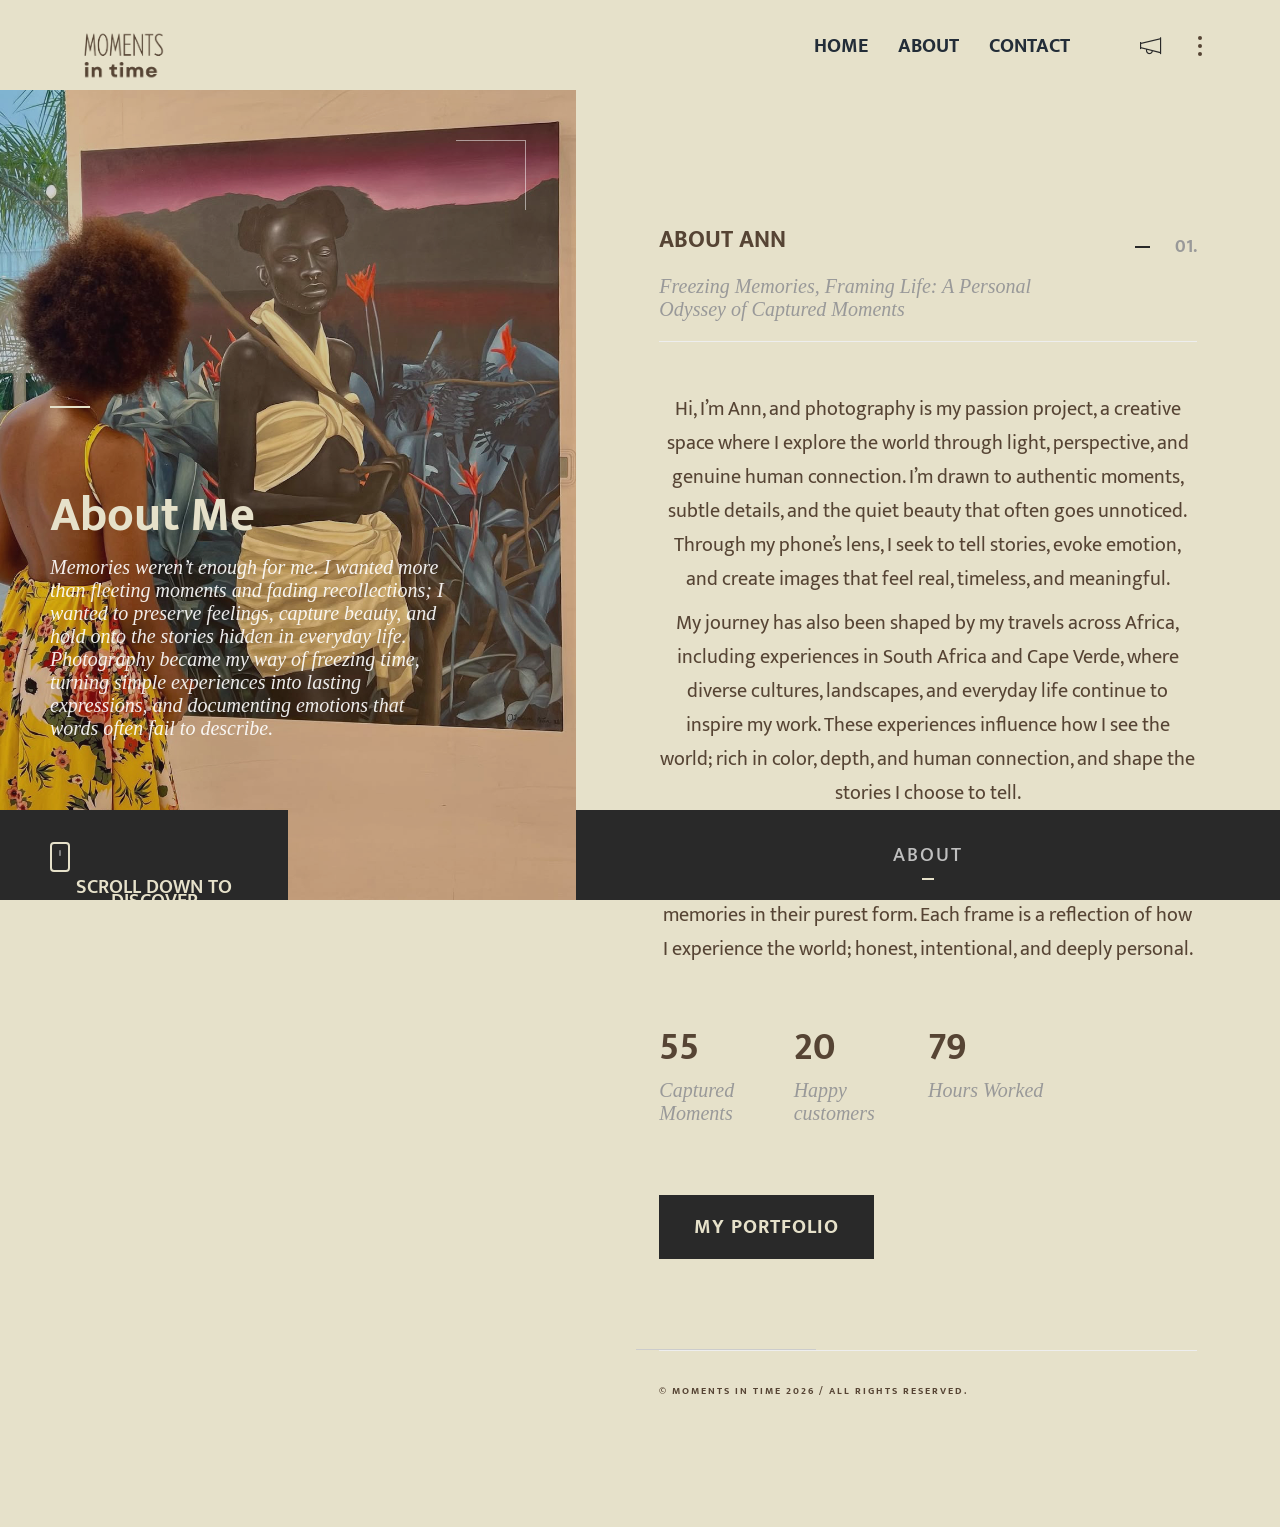
<file: about/index.html>
<!DOCTYPE HTML>
<html lang="en">
    <head>
        <!--=============== basic  ===============-->
        <meta charset="UTF-8">
        <title>Moments In Time - Freezing Memories, Framing Life: A Personal Odyssey of Captured Moments by Ann</title>
        <meta name="viewport" content="width=device-width, initial-scale=1.0, minimum-scale=1.0, maximum-scale=1.0, user-scalable=no">
        <meta name="robots" content="index, follow"/>
        <meta name="keywords" content=""/>
        <meta name="description" content=""/>
        <!--=============== css  ===============-->	
        <link type="text/css" rel="stylesheet" href="../css/reset.css">
        <link type="text/css" rel="stylesheet" href="../css/plugins.css">
        <link type="text/css" rel="stylesheet" href="../css/style.css">
        <!--=============== favicons ===============-->
        <link rel="shortcut icon" href="../images/favicon.ico">
    </head>
    <body>
        <!--loader-->
        <div class="loader-wrap">
            <div class="spinner">
                <div class="double-bounce1"></div>
                <div class="double-bounce2"></div>
            </div>
        </div>
        <!--loader end-->
        <!-- main start  -->
        <div id="main">
            <!-- header start  -->
            <header class="main-header">
                <!-- logo   -->
                <a href="../home/" class="logo-holder"><img src="../images/logo.png" alt=""></a>  
                <!-- logo end  -->		
                <!-- search -->				
                <!-- <div class="search-button"><i class="far fa-search"></i></div> -->
                <!-- <div class="search-input"><input name="se" id="se" type="text" class="search" placeholder="Search.." /></div> -->
                <!-- search end  -->
                <div class="sb-button"></div>
                <div class="share-btn showshare"><i class="fal fa-megaphone"></i><span>Share</span></div>
                <!-- mobile nav -->
                <div class="nav-button-wrap">
                    <div class="nav-button"><span></span><span></span><span></span></div>
                </div>
                <!-- mobile nav end-->				
                <!--  navigation -->
                <div class="nav-holder main-menu">
                    <nav>
                        <ul>
                          
                            <li>
                                <a href="../home/">Home</a>
                            </li>
                            <li>
                                <a href="../about/">About</a>
                            </li>
                            <li>
                                <a href="../contact/">Contact</a>
                            </li>
                        </ul>
                    </nav>
                </div>
                <!-- navigation  end -->               
            </header>
            <!-- header end -->
            <!-- wrapper  -->
            <div id="wrapper">
                <!-- content -->
                <div class="content">
                    <!-- column-image  -->
                    <div class="column-image">
                        <div class="bg"  data-bg="../images/bg/19.jpg"></div>
                        <div class="overlay"></div>
                        <div class="column-title">
                            <h2>About Me</h2>
                            <h3>Memories weren’t enough for me. I wanted more than fleeting moments and fading recollections; I wanted to preserve feelings, capture beauty, and hold onto the stories hidden in everyday life. Photography became my way of freezing time, turning simple experiences into lasting expressions, and documenting emotions that words often fail to describe.</h3>
                        </div>
                        <div class="column-notifer">
                            <div class="scroll-down-wrap transparent_sdw">
                                <div class="mousey">
                                    <div class="scroller"></div>
                                </div>
                                <span>Scroll down  to Discover</span>
                            </div>
                        </div>
                        <div class="fixed-column-dec"></div>
                    </div>
                    <!-- column-image end  -->
                    <!-- column-wrapper -->
                    <div class="column-wrapper">
                        <div class="scroll-nav-wrap">
                            <nav class="scroll-nav scroll-init">
                                <ul>
                                    <li><a class="act-scrlink" href="#sec1">About</a></li>
                                    <!-- <li><a href="#sec2">Skills</a></li> -->
                                    <!-- <li><a href="#sec3">Services</a></li> -->
                                    <!-- <li><a href="#sec4">Clients</a></li> -->
                                </ul>
                            </nav>
                        </div>
                        <!--section  -->
                        <section id="sec1">
                            <div class="container small-container">
                                <div class="section-title fl-wrap">
                                    <h3>About Ann</h3>
                                    <h4>Freezing Memories, Framing Life: A Personal Odyssey of Captured Moments</h4>
                                    <div class="section-number">01.</div>
                                </div>
                                <div class="column-wrapper_item fl-wrap">
                                    <div class="column-wrapper_text fl-wrap">
                                        <p>

</p>Hi, I’m Ann, and photography is my passion project, a creative space where I explore the world through light, perspective, and genuine human connection. I’m drawn to authentic moments, subtle details, and the quiet beauty that often goes unnoticed. Through my phone’s lens, I seek to tell stories, evoke emotion, and create images that feel real, timeless, and meaningful.</p>

My journey has also been shaped by my travels across Africa, including experiences in South Africa and Cape Verde, where diverse cultures, landscapes, and everyday life continue to inspire my work. These experiences influence how I see the world; rich in color, depth, and human connection, and shape the stories I choose to tell.</p>

                                        </p>For me, photography is not just about taking pictures; it’s about seeing differently, appreciating the present, and preserving memories in their purest form. Each frame is a reflection of how I experience the world; honest, intentional, and deeply personal.
                                        </p>
                                        <!-- <p>Praesent nec leo venenatis elit semper aliquet id ac enim. Maecenas nec mi leo. Etiam venenatis ut dui non hendrerit. Integer dictum, diam vitae blandit accumsan, dolor odio tempus arcu, vel ultrices nisi nibh vitae ligula. Lorem ipsum dolor sit amet, consectetur adipiscing elit. Morbi varius lacinia vestibulum. Aliquam lobortis facilisis tellus, in facilisis ex vehicula ac. In malesuada quis turpis vel viverra.</p> -->
                                        <div class="inline-facts-holder fl-wrap">
                                            <!-- inline-facts -->
                                            <div class="inline-facts">
                                                <div class="milestone-counter">
                                                    <div class="stats animaper">
                                                        <div class="num" data-content="461" data-num="461">461</div>
                                                    </div>
                                                </div>
                                                <h6>Captured Moments</h6>
                                            </div>
                                            <!-- inline-facts end -->
                                            <!-- inline-facts  -->
                                            <!-- <div class="inline-facts">
                                                <div class="milestone-counter">
                                                    <div class="stats animaper">
                                                        <div class="num" data-content="461" data-num="461">461</div>
                                                    </div>
                                                </div>
                                                <h6>Finished projects</h6>
                                            </div> -->
                                            <!-- inline-facts end -->
                                            <!-- inline-facts  -->
                                            <div class="inline-facts">
                                                <div class="milestone-counter">
                                                    <div class="stats animaper">
                                                        <div class="num" data-content="168" data-num="168">168</div>
                                                    </div>
                                                </div>
                                                <h6>Happy customers</h6>
                                            </div>
                                            <!-- inline-facts end -->
                                            <!-- inline-facts  -->
                                            <div class="inline-facts">
                                                <div class="milestone-counter">
                                                    <div class="stats animaper">
                                                        <div class="num" data-content="222" data-num="657">1000+</div>
                                                    </div>
                                                </div>
                                                <h6>Hours Worked </h6>
                                            </div>
                                            <!-- inline-facts end -->
                                        </div>
                                        <a href="../home/" class="btn fl-btn">My Portfolio</a>
                                    </div>
                                </div>
                            </div>
                        </section>
                        <!--section end  -->
                        <div class="sec-dec"></div>
                     
                        <div class="sec-dec"></div>
                      
                        <!--section end  -->
                        <div class="sec-dec"></div>
                        <!--section -->
                        <!-- <section id="sec4">
                            <div class="container small-container"> -->
                                <!-- <div class="section-title fl-wrap">
                                    <h3>Clients and Testimonilas</h3>
                                    <h4>Sed tempor iaculis massa faucibus feugiat. In fermentum facilisis massa</h4>
                                    <div class="section-number">04.</div>
                                </div> -->
                                <!-- <div class="column-wrapper_item fl-wrap">
                                    <div class="column-wrapper_text fl-wrap">
                                        <div class="testilider fl-wrap" data-effects="slide">
                                            <div class="swiper-container">
                                                <div class="swiper-wrapper"> -->
                                                    <!-- swiper-slide -->
                                                    <!-- <div class="swiper-slide">
                                                        <div class="testi-item fl-wrap">
                                                            <div class="testi-avatar"><img src="images/avatar/1.jpg" alt=""></div>
                                                            <h3>Liza Mirovsky</h3>
                                                            <p>"All the Lorem Ipsum generators on the Internet tend to repeat predefined chunks as necessary, making this the first true generator on the Internet. It uses a dictionary of over "</p>
                                                            <a href="#" class="teti-link" target="_blank">Via Twitter</a>
                                                        </div>
                                                    </div> -->
                                                    <!-- swiper-slide end-->
                                                    <!-- swiper-slide -->
                                                    <!-- <div class="swiper-slide">
                                                        <div class="testi-item fl-wrap">
                                                            <div class="testi-avatar"><img src="images/avatar/2.jpg" alt=""></div>
                                                            <h3>Andy Smith</h3>
                                                            <p>"Vestibulum orci felis, ullamcorper non condimentum non, ultrices ac nunc. Mauris non ligula suscipit, vulputate mi accumsan, dapibus felis. Nullam sed sapien dui. Nulla auctor sit amet sem non porta. "</p>
                                                            <a href="#" class="teti-link" target="_blank">Via Facebook</a>
                                                        </div>
                                                    </div> -->
                                                    <!-- swiper-slide end-->
                                                    <!-- swiper-slide -->
                                                    <!-- <div class="swiper-slide">
                                                        <div class="testi-item fl-wrap">
                                                            <div class="testi-avatar"><img src="images/avatar/3.jpg" alt=""></div>
                                                            <h3>Gary Trust</h3>
                                                            <p>"All the Lorem Ipsum generators on the Internet tend to repeat predefined chunks as necessary, making this the first true generator on the Internet. It uses a dictionary of over "</p>
                                                            <a href="#" class="teti-link" target="_blank">Via Myspace</a>
                                                        </div>
                                                    </div> -->
                                                    <!-- swiper-slide end-->
                                                    <!-- swiper-slide -->
                                                    <!-- <div class="swiper-slide">
                                                        <div class="testi-item fl-wrap">
                                                            <div class="testi-avatar"><img src="images/avatar/4.jpg" alt=""></div>
                                                            <h3>Centa Simpson</h3>
                                                            <p>"Vestibulum orci felis, ullamcorper non condimentum non, ultrices ac nunc. Mauris non ligula suscipit, vulputate mi accumsan, dapibus felis. Nullam sed sapien dui. Nulla auctor sit amet sem non porta. "</p>
                                                            <a href="#" class="teti-link" target="_blank">Via Facebook</a>
                                                        </div>
                                                    </div> -->
                                                    <!-- swiper-slide end-->
                                                <!-- </div>
                                            </div>
                                        </div>
                                    </div> -->
                                    <!-- <div class="testilider-controls">
                                        <div class="ss-slider-btn ss-slider-prev color-bg"><i class="fal fa-angle-left"></i></div>
                                        <div class="ss-slider-btn ss-slider-next color-bg"><i class="fal fa-angle-right"></i></div>
                                    </div> -->
                                <!-- </div>
                            </div>
                        </section> -->
                        <!--section end  -->
                        <!--footer -->
                        <footer class="min-footer fl-wrap content-animvisible">
                            <div class="container small-container">
                                <div class="footer-inner fl-wrap">
                                    <!-- policy-box-->
                                    <div class="policy-box">
                                        <span>&#169; Moments In Time 2026  /  All rights reserved. </span>
                                    </div>
                                    <!-- policy-box end-->
                                    <!-- <a href="#" class="to-top-btn to-top">Back to top <i class="fal fa-long-arrow-up"></i></a> -->
                                </div>
                            </div>
                        </footer>
                        <!--footer end  -->
                    </div>
                    <!-- column-wrapper -->
                </div>
                <!--content end-->
                <!--share-wrapper-->
                <div class="share-wrapper">
                    <div class="share-container fl-wrap  isShare"></div>
                </div>
                <!--share-wrapper end-->
            </div>
            <!-- wrapper end -->
            <!-- sidebar -->
            <!-- <div class="sb-overlay"></div>
            <div class="hiiden-sidebar-wrap outsb"> -->
                <!-- sb-widget-wrap-->
                <!-- <div class="sb-widget-wrap fl-wrap">
                    <h3>SUBSCRIBE TO OUR NEWSLETTER</h3>
                    <div class="sb-widget  fl-wrap">
                        <p>Lorem ipsum dosectetur adipisicing elit, sed do.Lorem ipsum dolor sit amet,  </p>
                        <div class="subcribe-form fl-wrap">
                            <form id="subscribe">
                                <input class="enteremail" name="email" id="subscribe-email" placeholder="Your Email" spellcheck="false" type="text">
                                <button type="submit" id="subscribe-button" class="subscribe-button">Submit</button>
                                <label for="subscribe-email" class="subscribe-message"></label>
                            </form>
                        </div>
                    </div>
                </div> -->
                <!-- sb-widget-wrap end-->
 
                <!-- sb-widget-wrap-->
                <!-- <div class="sb-widget-wrap fl-wrap">
                    <h3>We're Are Social</h3>
                    <div class="sb-widget    fl-wrap">
                        <div class="sidebar-social fl-wrap">
                            <ul>
                                <li><a href="#" target="_blank"><i class="fab fa-facebook-f"></i></a></li>
                                <li><a href="#" target="_blank"><i class="fab fa-instagram"></i></a></li>
                                <li><a href="#" target="_blank"><i class="fab fa-twitter"></i></a></li>
                                <li><a href="#" target="_blank"><i class="fab fa-vk"></i></a></li>
                            </ul>
                        </div>
                    </div>
                </div> -->
                <!-- sb-widget-wrap end-->
            <!-- </div> -->
            <!-- sidebar end -->
            <!-- cursor-->
            <!-- <div class="element">
                <div class="element-item"></div>
            </div> -->
            <!-- cursor end-->
        </div>
        <!-- Main end -->
        <!--=============== scripts  ===============-->
        <script type="text/javascript" src="../js/jquery.min.js"></script>
        <script type="text/javascript" src="../js/plugins.js"></script>
        <script type="text/javascript" src="../js/scripts.js"></script>
    </body>
</html>
</file>
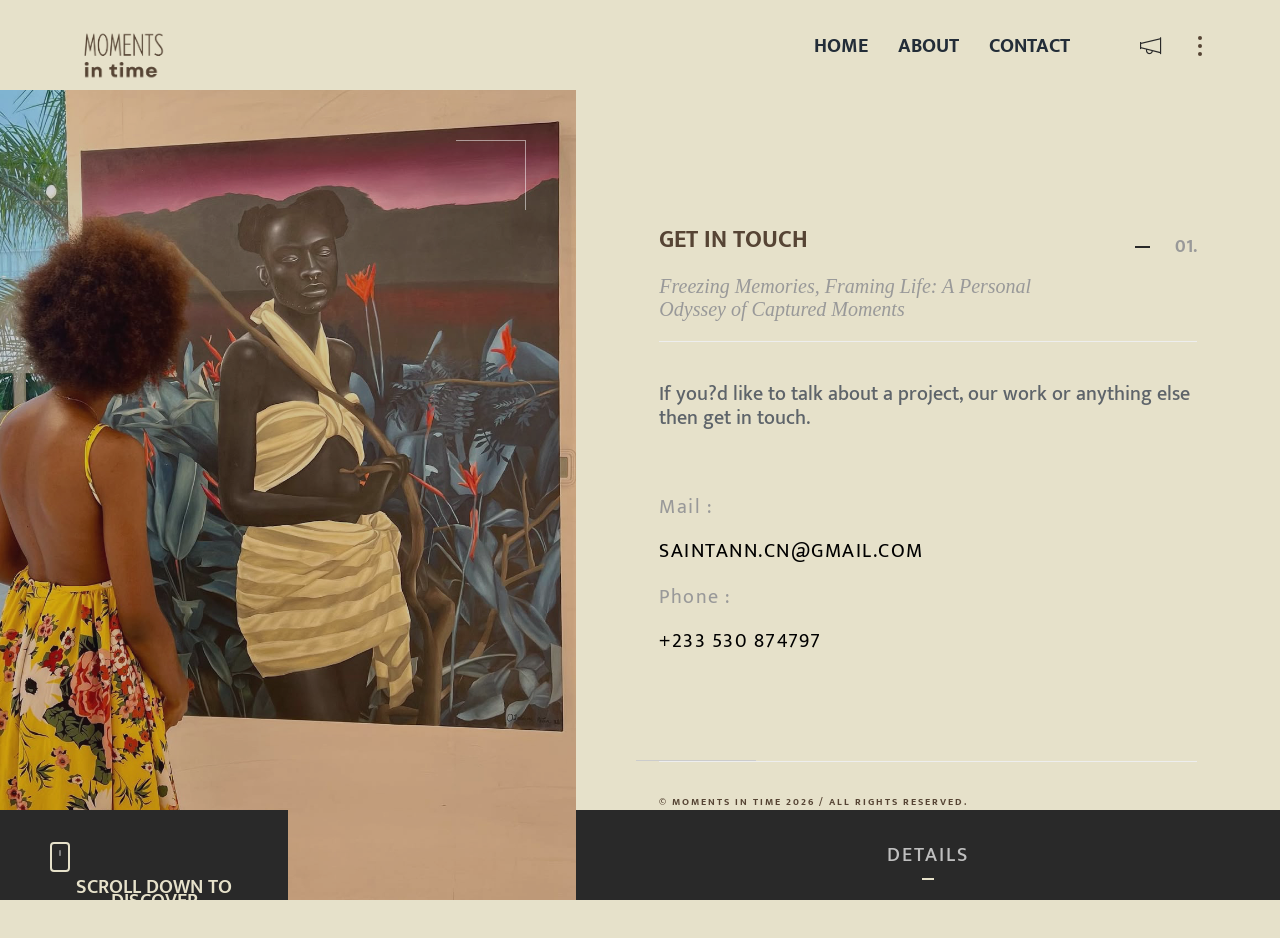
<file: contact/index.html>
<!DOCTYPE HTML>
<html lang="en">
    <head>
        <!--=============== basic  ===============-->
        <meta charset="UTF-8">
        <title>Moments In Time - Freezing Memories, Framing Life: A Personal Odyssey of Captured Moments by Ann</title>
        <meta name="viewport" content="width=device-width, initial-scale=1.0, minimum-scale=1.0, maximum-scale=1.0, user-scalable=no">
        <meta name="robots" content="index, follow"/>
        <meta name="keywords" content=""/>
        <meta name="description" content=""/>
        <!--=============== css  ===============-->	
        <link type="text/css" rel="stylesheet" href="../css/reset.css">
        <link type="text/css" rel="stylesheet" href="../css/plugins.css">
        <link type="text/css" rel="stylesheet" href="../css/style.css">
        <!--=============== favicons ===============-->
        <link rel="shortcut icon" href="../images/favicon.ico">
    </head>
    <body>
        <!--loader-->
        <div class="loader-wrap">
            <div class="spinner">
                <div class="double-bounce1"></div>
                <div class="double-bounce2"></div>
            </div>
        </div>
        <!--loader end-->
        <!-- main start  -->
        <div id="main">
            <!-- header start  -->
            <header class="main-header">
                <!-- logo   -->
                <a href="../home/" class="logo-holder"><img src="../images/logo.png" alt=""></a>  
                <!-- logo end  -->		
                <!-- search -->				
                <!-- <div class="search-button"><i class="far fa-search"></i></div> -->
                <!-- <div class="search-input"><input name="se" id="se" type="text" class="search" placeholder="Search.." /></div> -->
                <!-- search end  -->
                <div class="sb-button"></div>
                <div class="share-btn showshare"><i class="fal fa-megaphone"></i><span>Share</span></div>
                <!-- mobile nav -->
                <div class="nav-button-wrap">
                    <div class="nav-button"><span></span><span></span><span></span></div>
                </div>
                <!-- mobile nav end-->				
                <!--  navigation -->
                <div class="nav-holder main-menu">
                    <nav>
                        <ul>
                          
                            <li>
                                <a href="../home/">Home</a>
                            </li>
                            <li>
                                <a href="../about/">About</a>
                            </li>
                            <li>
                                <a href="../contact/">Contact</a>
                            </li>
                        </ul>
                    </nav>
                </div>
                <!-- navigation  end -->               
            </header>
            <!-- header end -->
            <!-- wrapper  -->
            <div id="wrapper">
                <!-- content -->
                <div class="content">
                    <!-- column-image  -->
                    <div class="column-image">
                        <div class="bg"  data-bg="../images/bg/2.jpg"></div>
                        <div class="overlay"></div>
                        <div class="column-title">
                            <!-- <h2>Contact Info</h2>
                            <h3>+233 530 874797</h3>
                            <h3>saintann.cn@gmail.com</h3> -->
                        </div>
                        <div class="column-notifer">
                            <div class="scroll-down-wrap transparent_sdw">
                                <div class="mousey">
                                    <div class="scroller"></div>
                                </div>
                                <span>Scroll down  to Discover</span>
                            </div>
                        </div>
                        <div class="fixed-column-dec"></div>
                    </div>
                    <!-- column-image end  -->
                    <!-- column-wrapper -->
                    <div class="column-wrapper ">
						<!--scroll-nav-wrap -->
                        <div class="scroll-nav-wrap">
                            <nav class="scroll-nav scroll-init">
                                <ul>
                                    <li><a class="act-scrlink" href="#sec1">Details</a></li>
                                    <!-- <li><a href="#sec2">Location</a></li>
                                    <li><a href="#sec3">Say Hello</a></li> -->
                                </ul>
                            </nav>
                        </div>
						<!--scroll-nav-wrap end-->
                        <!--section  -->
                        <section id="sec1">
                            <div class="container small-container">
                                <div class="section-title fl-wrap">
                                    <h3>GET IN TOUCH</h3>
                                    <h4>Freezing Memories, Framing Life: A Personal Odyssey of Captured Moments</h4>
                                    <div class="section-number">01.</div>
                                </div>
                                <div class="column-wrapper_item fl-wrap">
                                    <div class="column-wrapper_text fl-wrap">
                                        <p>If you?d like to talk about a project, our work or anything else then get in touch.</p>
                                        <div class="contact-details fl-wrap">
                                            <ul>
                                                <li><span>Mail :</span><a href="#" target="_blank">saintann.cn@gmail.com</a></li>
                                                <!-- <li><span>Adress :</span><a href="#" target="_blank">USA 27TH Brooklyn NY</a></li> -->
                                                <li><span>Phone :</span><a href="#">+233 530 874797</a></li>
                                            </ul>
                                        </div>
                                        <!-- <a href="#sec3" class="custom-scroll-link btn fl-btn">Say Hello</a> -->
                                    </div>
                                </div>
                            </div>
                        </section>
                        <!--section end  -->
                        <div class="sec-dec"></div>
                        
                        <div class="sec-dec"></div>
                       
                        <!--footer -->
                        <footer class="min-footer fl-wrap content-animvisible">
                            <div class="container small-container">
                                <div class="footer-inner fl-wrap">
                                    <!-- policy-box-->
                                    <div class="policy-box">
                                        <span>&#169;  Moments In Time 2026 /  All rights reserved. </span>
                                    </div>
                                    <!-- policy-box end-->
                                    <!-- <a href="#" class="to-top-btn to-top">Back to top <i class="fal fa-long-arrow-up"></i></a> -->
                                </div>
                            </div>
                        </footer>
                        <!--footer end  -->
                    </div>
                    <!-- column-wrapper -->
                </div>
                <!--content end-->
                <!--share-wrapper-->
                <div class="share-wrapper">
                    <div class="share-container fl-wrap  isShare"></div>
                </div>
                <!--share-wrapper end-->
            </div>
            <!-- wrapper end -->
            <!-- sidebar -->
            <!-- <div class="sb-overlay"></div> -->
            <!-- <div class="hiiden-sidebar-wrap outsb"> -->
                <!-- sb-widget-wrap-->
                <!-- <div class="sb-widget-wrap fl-wrap">
                    <h3>SUBSCRIBE TO OUR NEWSLETTER</h3>
                    <div class="sb-widget  fl-wrap">
                        <p>Lorem ipsum dosectetur adipisicing elit, sed do.Lorem ipsum dolor sit amet,  </p>
                        <div class="subcribe-form fl-wrap">
                            <form id="subscribe">
                                <input class="enteremail" name="email" id="subscribe-email" placeholder="Your Email" spellcheck="false" type="text">
                                <button type="submit" id="subscribe-button" class="subscribe-button">Submit</button>
                                <label for="subscribe-email" class="subscribe-message"></label>
                            </form>
                        </div>
                    </div>
                </div> -->
                <!-- sb-widget-wrap end-->
                <!-- sb-widget-wrap-->
                <!-- <div class="sb-widget-wrap fl-wrap">
                    <h3>We're Are Social</h3>
                    <div class="sb-widget    fl-wrap">
                        <div class="sidebar-social fl-wrap">
                            <ul>
                                <li><a href="#" target="_blank"><i class="fab fa-facebook-f"></i></a></li>
                                <li><a href="#" target="_blank"><i class="fab fa-instagram"></i></a></li>
                                <li><a href="#" target="_blank"><i class="fab fa-twitter"></i></a></li>
                                <li><a href="#" target="_blank"><i class="fab fa-vk"></i></a></li>
                            </ul>
                        </div>
                    </div>
                </div> -->
                <!-- sb-widget-wrap end-->
            <!-- </div> -->
            <!-- sidebar end -->
            <!-- cursor-->
            <!-- <div class="element">
                <div class="element-item"></div>
            </div> -->
            <!-- cursor end-->
        </div>
        <!-- Main end -->
        <!--=============== scripts  ===============-->
        <script type="text/javascript" src="http://maps.google.com/maps/api/js?key=AIzaSyDwJSRi0zFjDemECmFl9JtRj1FY7TiTRRo"></script>
        <script type="text/javascript" src="../js/jquery.min.js"></script>
        <script type="text/javascript" src="../js/plugins.js"></script>
        <script type="text/javascript" src="../js/scripts.js"></script>
        <script type="text/javascript" src="../js/map.js"></script>
    </body>
</html>
</file>
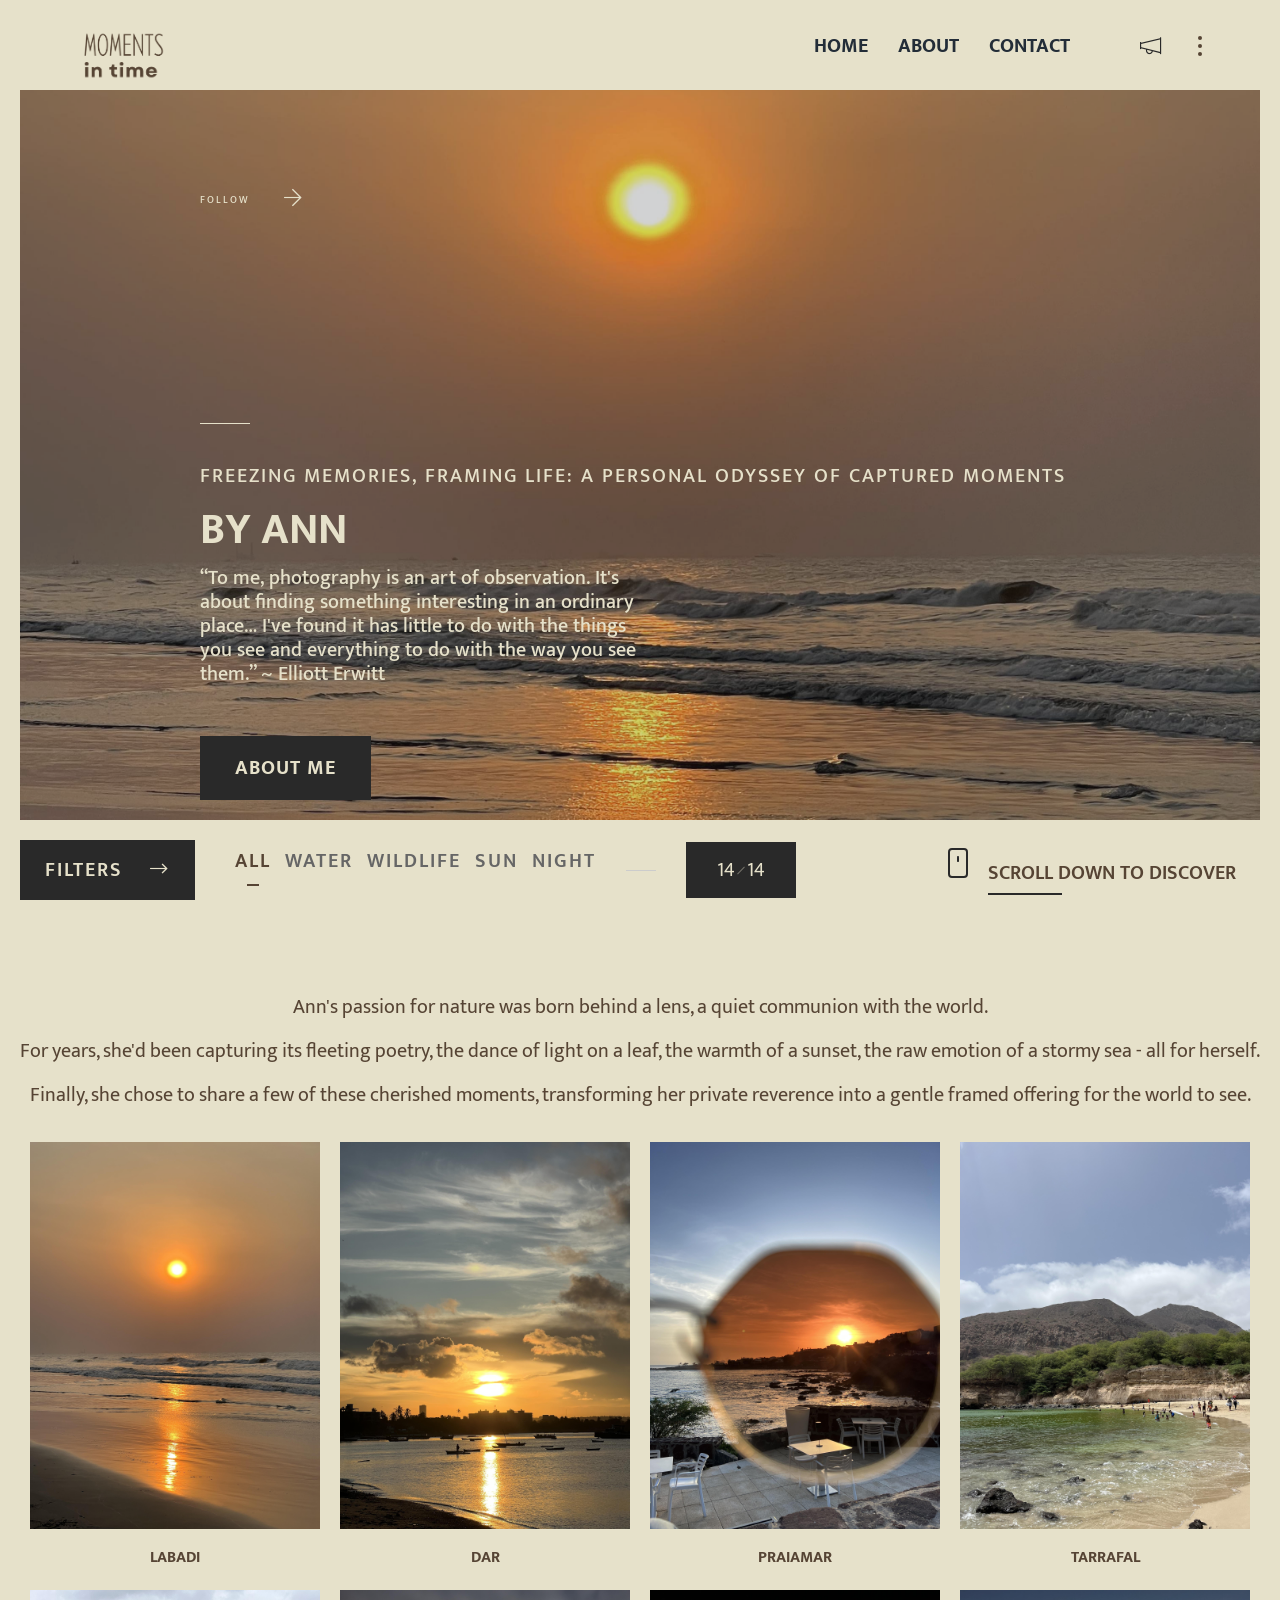
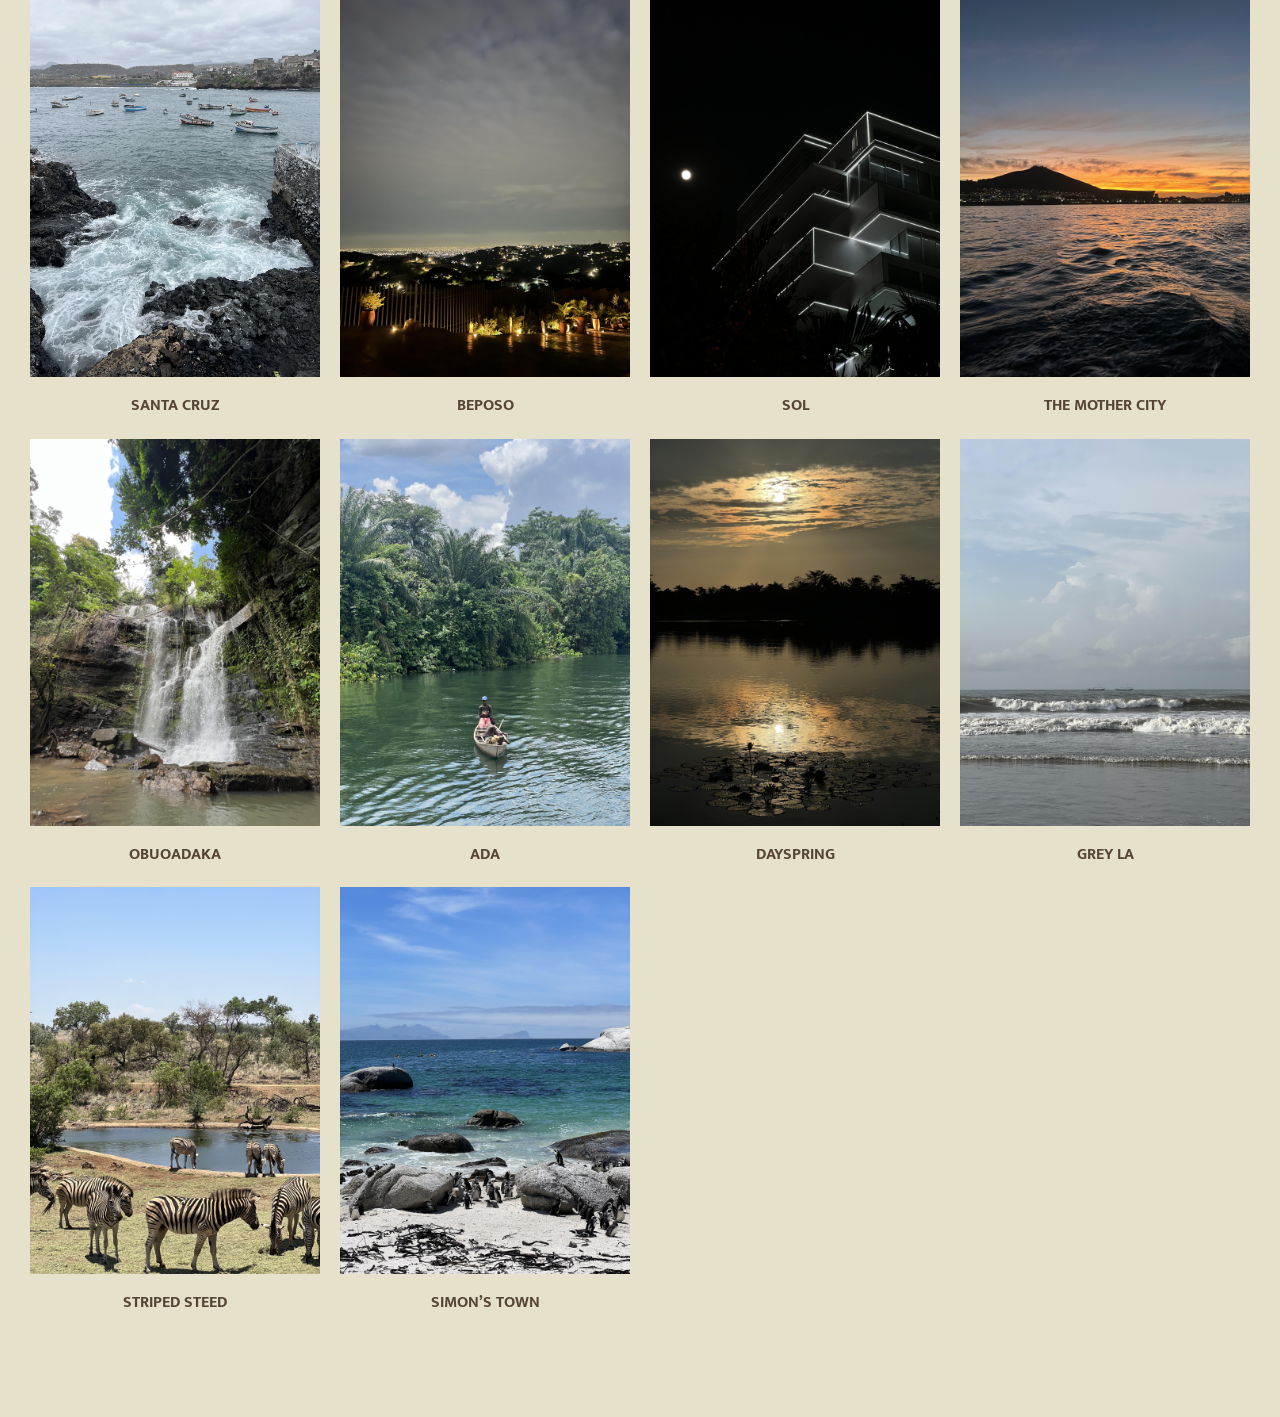
<file: home/index.html>
<!DOCTYPE HTML>
<html lang="en">
    <head>
        <!--=============== basic  ===============-->
        <meta charset="UTF-8">
        <title>Moments In Time - Freezing Memories, Framing Life: A Personal Odyssey of Captured Moments by Ann</title>
        <meta name="viewport" content="width=device-width, initial-scale=1.0, minimum-scale=1.0, maximum-scale=1.0, user-scalable=no">
        <meta name="robots" content="index, follow"/>
        <meta name="keywords" content=""/>
        <meta name="description" content=""/>
        <!--=============== css  ===============-->	
        <link type="text/css" rel="stylesheet" href="../css/reset.css">
        <link type="text/css" rel="stylesheet" href="../css/plugins.css">
        <link type="text/css" rel="stylesheet" href="../css/style.css">
        <!--=============== favicons ===============-->
        <link rel="shortcut icon" href="../images/favicon.ico">
    </head>
    <body>
        <!--loader-->
        <div class="loader-wrap">
            <div class="spinner">
                <div class="double-bounce1"></div>
                <div class="double-bounce2"></div>
            </div>
        </div>
        <!--loader end-->
        <!-- main start  -->
        <div id="main">
            <!-- header start  -->
            <header class="main-header">
                <!-- logo   -->
                <a href="../home/" class="logo-holder"><img src="../images/logo.png" alt=""></a>  
                <!-- logo end  -->		
                <!-- search -->				
                <!-- <div class="search-button"><i class="far fa-search"></i></div> -->
                <!-- <div class="search-input"><input name="se" id="se" type="text" class="search" placeholder="Search.." /></div> -->
                <!-- search end  -->
                <div class="sb-button"></div>
                <div class="share-btn showshare"><i class="fal fa-megaphone"></i><span>Share</span></div>
                <!-- mobile nav -->
                <div class="nav-button-wrap">
                    <div class="nav-button"><span></span><span></span><span></span></div>
                </div>
                <!-- mobile nav end-->				
                <!--  navigation -->
                <div class="nav-holder main-menu">
                    <nav>
                        <ul>
                          
                            <li>
                                <a href="../home/">Home</a>
                            </li>
                            <li>
                                <a href="../about/">About</a>
                            </li>
                            <li>
                                <a href="../contact/">Contact</a>
                            </li>
                        </ul>
                    </nav>
                </div>
                <!-- navigation  end -->               
            </header>



<!-- ===== BLOG HERO SECTION START ===== -->


<div id="wrapper">
                <!--content -->	
                <div class="content full-height">
                    <!--home-main_container-->	
                    <div class="home-main_container">
                        <!--follow-wrap-->
                        <div class="follow-wrap">
                            <div class="follow-wrap_title">
                                <span>Follow</span> <i class="fal fa-arrow-right"></i>
                            </div>
                            <div class="clearfix"></div>
                            <ul>
                                <!-- <li><a href="#" target="_blank"><i class="fab fa-facebook-f"></i></a></li> -->
                                <li><a href="https://www.instagram.com/mamikeli?igsh=MW9pY2F3MnJvdmo2cA==" target="_blank"><i class="fab fa-instagram"></i></a></li>
                                <!-- <li><a href="#" target="_blank"><i class="fab fa-twitter"></i></a></li> -->
                                <!-- <li><a href="#" target="_blank"><i class="fab fa-vk"></i></a></li> -->
                            </ul>
                        </div>
                        <!--follow-wrap end-->
                        <!--hero-decor-let-->   
                        <!-- <div class="hero-decor-let">
                            <div>01. <span>Landscape</span></div>
                            <div>02. <span>Wildlife</span></div>
                            <div>03. <span>Travel</span></div>
                        </div> -->
                        <!--hero-decor-let end-->
                        <!--home-main_title-->
                        <div class="home-main_title">
                            <div class="home-main_title_item">
                                <h4>Freezing Memories, Framing Life: A Personal Odyssey of Captured Moments </h4>
                                <h2>BY ANN</h2>

    <p>
        “To me, photography is an art of observation. It's about finding something interesting in an ordinary place… 
        I've found it has little to do with the things you see and everything to do with the way you see them.”
        ~ Elliott Erwitt
    </p>  

                                <a href="../about/" class="btn fl-btn">About me</a>
                            </div>
                        </div>
                        <!--home-main_title end-->
                        <div class="slider-mask"></div>
                        <!--bg image-->
                        <div class="bg" data-bg="../images/bg/9.jpg"></div>
                        
                        <div class="overlay"></div>
                        <!--bg image end-->
                    </div>
                    <!--home-main_container end-->	
                </div>
                <!--content end-->	
                <!--share-wrapper-->
                <div class="share-wrapper">
                    <div class="share-container fl-wrap  isShare"></div>
                </div>
                <!--share-wrapper end-->
            </div>








<!-- ===== BLOG HERO SECTION END ===== -->


<!-- SPACE BEFORE YOUR PAGE CONTENT -->
<!-- <div class="section-spacing"></div> -->


<!-- YOUR NORMAL PAGE CONTENT STARTS BELOW -->

            <!-- header end -->
            <!-- wrapper  -->	
            <div id="wrapper">
                <!-- content -->	
                <div class="content">
                    <!-- bottom-filter-wrap -->
                    <div class="bottom-filter-wrap hor-filter-wrap">
                        <div class="scroll-down-wrap">
                            <div class="mousey">
                                <div class="scroller"></div>
                            </div>
                            <span>Scroll down to discover</span>
                        </div>
                        <div class="filter-title">Filters <i class="fal fa-long-arrow-right"></i></div>
                        <div class="gallery-filters">
                            <a href="#" class="gallery-filter  gallery-filter-active" data-filter="*">All</a>
                            <a href="#" class="gallery-filter" data-filter=".water">water</a>
                            <a href="#" class="gallery-filter" data-filter=".wildlife">wildlife</a>
                            <a href="#" class="gallery-filter" data-filter=".sun">sun</a>
                            <a href="#" class="gallery-filter" data-filter=".night">night</a>
                        </div>
                        <div class="count-folio round-counter">
                            <div class="num-album"></div>
                            <div class="all-album"></div>
                        </div>
                    </div>
                    <!-- <section></section> -->
                    <!-- bottom-filter-wrap end -->
                    
            
<h3>Ann's passion for nature was born behind a lens, a
quiet communion with the world.</p> For years, she'd
been capturing its fleeting poetry, the dance of
light on a leaf, the warmth of a sunset, the raw
emotion of a stormy sea - all for herself.</p> Finally, she
chose to share a few of these cherished moments,
transforming her private reverence into a gentle
framed offering for the world to see.</h3>
                     <!-- <section></section> -->
                    <p></p><p> </p>
                    <div class="ff_panel-conainer fl-wrap">
                        <!-- portfolio start -->
                        <div class="gallery-items big-padding   four-column fl-wrap vis-thumb-info lightgallery">
                            <!-- gallery-item-->
                            <div class="gallery-item sun">
                                <div class="grid-item-holder hov_zoom">
                                    <img  src="../images/folio/labadi.jpg"    alt="">
                                    <a href="../images/folio/labadi.jpg" class=" "><i class=" "></i></a>                                    
                                    <div class="thumb-info">
                                        <h3><a href="">LABADI</a></h3>
                                        <!-- <p><a href="">Click To Buy</a></p> -->
                                        <!-- <p>Capturing the serenity and warmth of a sunset at Labadi Beach - Accra, with every nuance of light and color frozen in time.</p> -->
                                    </div>
                                </div>
                            </div>
                            <!-- gallery-item end-->
                            <!-- gallery-item-->
                            <div class="gallery-item sun">
                                <div class="grid-item-holder hov_zoom">
                                    <img  src="../images/folio/dar.jpg"    alt="">
                                    <a href="../images/folio/dar.jpg" class=" "><i class=" "></i></a>                                    
                                    <div class="thumb-info">
                                        <h3><a href="">DAR</a></h3>
                                        <!-- <p>Sunset hues glide across Dar es Salaam's waters, with boats bobbing peacefully.</p> -->
                                    </div>
                                </div>
                            </div>
                            <!-- gallery-item end-->
                            <!-- gallery-item-->
                            <div class="gallery-item sun">
                                <div class="grid-item-holder hov_zoom">
                                    <img  src="../images/folio/praiamar.jpg"    alt="">
                                    <a href="../images/folio/praiamar.jpg" class=" "><i class=" "></i></a>                                    
                                    <div class="thumb-info">
                                        <h3><a href="">PRAIAMAR</a></h3>
                                        <!-- <p>A sunglass perspective: sunset in a new light.</p> -->
                                    </div>
                                </div>
                            </div>
                            <!-- gallery-item end-->                          
                            <!-- gallery-item-->
                            <div class="gallery-item water">
                                <div class="grid-item-holder hov_zoom">
                                    <img  src="../images/folio/tarrafal.jpg"    alt="">
                                    <a href="../images/folio/tarrafal.jpg" class=""><i></i></a>                                    
                                    <div class="thumb-info">
                                        <h3><a href="">TARRAFAL</a></h3>
                                        <!-- <p>Where peaks meet waves: Tarrafal's stunning coastal panorama.</p> -->
                                    </div>
                                </div>
                            </div>
                            <!-- gallery-item end-->                            
                            <!-- gallery-item-->
                            <div class="gallery-item water">
                                <div class="grid-item-holder hov_zoom">
                                    <img  src="../images/folio/santa_cruz.jpg"    alt="">
                                    <a href="../images/folio/santa_cruz.jpg" class=" "><i class=" "></i></a>                                    
                                    <div class="thumb-info">
                                        <h3><a href="">SANTA CRUZ</a></h3>
                                        <!-- <p>Boats on the bay, history on the shore.</p> -->
                                    </div>
                                </div>
                            </div>
                            <!-- gallery-item end-->    
                            <!-- gallery-item-->
                            <div class="gallery-item night">
                                <div class="grid-item-holder hov_zoom">
                                    <img  src="../images/folio/beposo.jpg"    alt="">
                                    <a href="../images/folio/beposo.jpg" class=" "><i class=" "></i></a>                                    
                                    <div class="thumb-info">
                                        <h3><a href="">BEPOSO</a></h3>
                                        <!-- <p>The vibrant pulse of the city, with twinkling lights and majestic views of Beposo - Aburi.</p> -->
                                    </div>
                                </div>
                            </div>
                            <!-- gallery-item end-->
                            <!-- gallery-item-->
                            <div class="gallery-item outdoor night">
                                <div class="grid-item-holder hov_zoom">
                                    <img  src="../images/folio/sol.jpg"    alt="">
                                    <a href="../images/folio/sol.jpg" class=" "><i class=" "></i></a>
                                    <div class="thumb-info">
                                        <h3><a href="">SOL</a></h3>
                                        <!-- <p>Moonlight's gentle caress illuminates the building's sleek outline, a harmonious union of light and structure.</p> -->
                                    </div>
                                </div>
                            </div>
                            <!-- gallery-item end-->                           
                            <!-- gallery-item-->
                            <div class="gallery-item water">
                                <div class="grid-item-holder hov_zoom">
                                    <img  src="../images/folio/the_mother_city.jpg"    alt="">
                                    <a href="../images/folio/the_mother_city.jpg" class=" "><i class=" "></i></a>
                                    <div class="thumb-info">
                                        <h3><a href="">THE MOTHER CITY</a></h3>
                                        <!-- <p>That moment when the last light of day touches the ocean, unadulterated magic.</p> -->
                                    </div>
                                </div>
                            </div>
                            <!-- gallery-item end-->                            
                            <!-- gallery-item-->
                            <div class="gallery-item water">
                                <div class="grid-item-holder hov_zoom">
                                    <img  src="../images/folio/obuoadaka.jpg"    alt="">
                                    <a href="../images/folio/obuoadaka.jpg" class=" "><i class=" "></i></a>
                                    <div class="thumb-info">
                                        <h3><a href="">OBUOADAKA</a></h3>
                                        <!-- <p>Where water sings its story, a hidden cascade whispered in the heart of the forest.</p> -->
                                    </div>
                                </div>
                            </div>
                            <!-- gallery-item end-->  
                            <!-- gallery-item-->
                            <div class="gallery-item water">
                                <div class="grid-item-holder hov_zoom">
                                    <img  src="../images/folio/ada.jpg"    alt="">
                                    <a href="../images/folio/ada.jpg" class=" "><i class=" "></i></a>
                                    <div class="thumb-info">
                                        <h3><a href="">ADA</a></h3>
                                        <!-- <p>Volta meets the sea, a lone canoe and its two young captains glide homeward.</p> -->
                                    </div>
                                </div>
                            </div>
                            <!-- gallery-item end-->                              
                            <!-- gallery-item-->
                            <div class="gallery-item sun">
                                <div class="grid-item-holder hov_zoom">
                                    <img  src="../images/folio/dayspring.jpg"    alt="">
                                    <a href="../images/folio/dayspring.jpg" class=" "><i class=" "></i></a>
                                    <div class="thumb-info">
                                        <h3><a href="">DAYSPRING</a></h3>
                                        <!-- <p>The morning's first breath, taken over the still waters of the Lake Volta.</p> -->
                                    </div>
                                </div>
                            </div>
                            <!-- gallery-item end-->                                                           
                            <!-- gallery-item-->
                            <div class="gallery-item models water">
                                <div class="grid-item-holder hov_zoom">
                                    <img  src="../images/folio/grey_la.jpg"    alt="">
                                    <a href="../images/folio/grey_la.jpg" class=" "><i class=" "></i></a>
                                    <div class="thumb-info">
                                        <h3><a href="">GREY LA</a></h3>
                                        <!-- <p>Grey clouds gather above the crashing grey waves of Labadi -Accra</p> -->
                                    </div>
                                </div>
                            </div>
                            <!-- gallery-item end-->   
                            <!-- gallery-item-->
                            <div class="gallery-item wildlife">
                                <div class="grid-item-holder hov_zoom">
                                    <img  src="../images/folio/striped_steed.jpg"    alt="">
                                    <a href="../images/folio/striped_steed.jpg" class=" "><i class=" "></i></a>
                                    <div class="thumb-info">
                                        <h3><a href="">STRIPED STEED</a></h3>
                                        <!-- <p>Wild and untamed soul, a masterpiece of nature's design.</p> -->
                                    </div>
                                </div>
                            </div>
                            <!-- gallery-item end--> 			
                            <!-- gallery-item-->
                            <div class="gallery-item couples wildlife">
                                <div class="grid-item-holder hov_zoom">
                                    <img  src="../images/folio/simons_town.jpg"    alt="">
                                    <a href="../images/folio/simons_town.jpg" class=" "><i class=" "></i></a>
                                    <div class="thumb-info">
                                        <h3><a href="">SIMON’S TOWN</a></h3>
                                        <!-- <p>Small, tuxedoed birds waddle with comical grace across the white sands of Boulders Beach.</p> -->
                                    </div>
                                </div>
                            </div>
                            <!-- gallery-item end--> 
                  							
                        </div>
                        <!-- portfolio end -->
                    </div>
                </div>
                <!--content end-->	
                <!--share-wrapper-->
                <div class="share-wrapper">
                    <div class="share-container fl-wrap  isShare"></div>
                </div>
                <!--share-wrapper end-->
            </div>
            <!-- wrapper end -->
            <!-- sidebar -->
            <!-- <div class="sb-overlay"></div>
            <div class="hiiden-sidebar-wrap outsb"> -->
                <!-- sb-widget-wrap-->
                <!-- <div class="sb-widget-wrap fl-wrap">
                    <h3>SUBSCRIBE TO OUR NEWSLETTER</h3>
                    <div class="sb-widget  fl-wrap">
                        <p>Lorem ipsum dosectetur adipisicing elit, sed do.Lorem ipsum dolor sit amet,  </p>
                        <div class="subcribe-form fl-wrap">
                            <form id="subscribe">
                                <input class="enteremail" name="email" id="subscribe-email" placeholder="Your Email" spellcheck="false" type="text">
                                <button type="submit" id="subscribe-button" class="subscribe-button">Submit</button>
                                <label for="subscribe-email" class="subscribe-message"></label>
                            </form>
                        </div>
                    </div>
                </div> -->
                <!-- sb-widget-wrap end-->  
                <!-- sb-widget-wrap-->
                <!-- <div class="sb-widget-wrap fl-wrap">
                    <h3>We're Are Social</h3>
                    <div class="sb-widget    fl-wrap">
                        <div class="sidebar-social fl-wrap">
                            <ul>
                                <li><a href="#" target="_blank"><i class="fab fa-facebook-f"></i></a></li>
                                <li><a href="#" target="_blank"><i class="fab fa-instagram"></i></a></li>
                                <li><a href="#" target="_blank"><i class="fab fa-twitter"></i></a></li>
                                <li><a href="#" target="_blank"><i class="fab fa-vk"></i></a></li>
                            </ul>
                        </div>
                    </div>
                </div> -->
                <!-- sb-widget-wrap end-->                                   
            <!-- </div> -->
            <!-- sidebar end -->
            <!-- cursor-->
            <!-- <div class="element">
                <div class="element-item"></div>
            </div> -->
            <!-- cursor end-->          
        </div>
        <!-- Main end -->
        <!--=============== scripts  ===============-->
        <script type="text/javascript" src="../js/jquery.min.js"></script>
        <script type="text/javascript" src="../js/plugins.js"></script>
        <script type="text/javascript" src="../js/scripts.js"></script>
    </body>
</html>
</file>
<file: css/style.css>
@charset "utf-8";

/*======================================
 [ -Main Stylesheet-
  Theme: Kotlis Photography - Creative  Responsive Photography  Template
  Version: 1.0
  Last change: 01/02/2019 ]
/*-------------Fonts---------------------------------------*/
@import url('https://fonts.googleapis.com/css?family=Playfair+Display|Ek+Mukta:200,300,400,500,600,700,800&subset=devanagari,latin-ext');
/*-------------General Style---------------------------------------*/

html {
	overflow-x: hidden !important;
	overflow-y: scroll !important;
	height: 100%;
}
body {
	margin: 0;
	padding: 0;
	font-weight: 400;
	font-size: 20px;
	height: 100%;
	text-align: center;
	background:#e6e1ca;
	color: #564434;
	font-family: 'Ek Mukta', sans-serif;
}
@-o-viewport {
	width: device-width;
}
@-ms-viewport {
	width: device-width;
}
@viewport {
	width: device-width;
}
/* ---------Page preload--------------------------------------*/

.loader-wrap {
	position:fixed;
	top:0;
	left:0;
	width:100%;
	bottom:0;
	overflow:hidden;
	z-index:100;
    background: #e6e1ca;
	 -webkit-transform: translate3d(0,0,0);
}
 
.spinner {
  width: 40px;
  height: 40px;
  position: absolute;
  margin: auto auto;
  left: 0;
  top: 0;
  right: 0;
  bottom: 0;
}
.double-bounce1,
.double-bounce2 {
  width: 100%;
  height: 100%;
  -webkit-border-radius: 20px;
  -moz-border-radius: 20px;
  border-radius: 20px;
  background: rgba(0, 0, 0, 0.66);
  opacity: 0.4;
  position: absolute;
  top: 0;
  left: 0;
  -webkit-animation: bounce 2s infinite ease-in-out;
  animation: bounce 2s infinite ease-in-out;
}
.double-bounce2 {
  -webkit-animation-delay: -1s;
  animation-delay: -1s;
}

@-webkit-keyframes bounce {
  0%, 100% {
    -webkit-transform: scale(0);
  }
  50% {
    -webkit-transform: scale(1);
  }
}

@keyframes bounce {
  0%, 100% {
    transform: scale(0);
    -webkit-transform: scale(0);
  }
  50% {
    transform: scale(1);
    -webkit-transform: scale(1);
  }
} 
/*--------------Typography--------------------------------------*/
p {
	font-size: 20px;
	line-height: 24px;
	padding-bottom: 10px;
	font-weight: 500;
	color: #5e646a;
	text-align:left;
}
blockquote {
	float: left;
	padding: 10px 20px;
	margin: 0 0 20px;
	font-size: 17.5px;
	border-left: 15px solid #eee;
	position: relative;
}
blockquote:before {
	font-family: Font Awesome\ 5 Pro;
	content: "\f10e";
	position: absolute;
	color: #ccc;
	bottom: 3px;
	font-size: 43px;
	right: 6px;
	opacity: 0.4
}
blockquote p {
	font-family: Georgia, "Times New Roman", Times, serif;
	font-style: italic;
	color: #666;
}
.bold-title {
	margin: 15px 0;
	font-size: 24px;
	text-align: left;
	font-weight: 600;
}
/*--------------General--------------------------------------*/
#main {
	height: 100%;
	width: 100%;
	position: absolute;
	top: 0;
	left: 0;
	z-index: 2;
	opacity:0;
}
.fl-wrap {
	float: left;
	width: 100%;
	position: relative;
}
.content {
	float: left;
	width: 100%;
	position: relative;
	z-index: 5;
}
.container {
	max-width: 1224px;
	width: 92%;
	margin: 0 auto;
	position: relative;
	z-index: 5;
}
.full-height {
	height: 100%;
}
#wrapper {
	width: 100%;
    position: relative;
    float: left;
    padding-top: 90px;
    left: 0;
    z-index: 5;
    height: 100%;
    -webkit-transition: all 300ms linear;
    transition: all 300ms linear;
}
#wrapper.fullsceen-wrap {
    padding-bottom: 80px;
}
.content-holder {
	position:absolute;
	top:0;
	left:0;
	width:100%;
	height:100%;
}
.respimg {
	width: 100%;
	height: auto;
}
.hidden-item {
	overflow:hidden;
}
.bg {
	position: absolute;
	top: 0;
	left: 0;
	width: 100%;
	height: 100%;
	z-index: 1;
	background-size: cover;
	background-attachment: scroll;
	background-position: center;
	background-repeat: repeat;
	background-origin: content-box;
}
.overlay {
	position: absolute;
	top: 0;
	left: 0;
	width: 100%;
	height: 100%;
    background: rgba(45,45,50,0.21);
	z-index: 3;
}
.dark-bg {
	background:#2A2A2E;
}
/* ------header------------------------------------------------------------ */
.main-header {
	position:fixed;
	top:0;
	left:0;
	width:100%;
	height:90px;
	background:#e6e1ca;
	z-index:10;
	padding:0 60px 0 200px;
	 -webkit-transform: translate3d(0,0,0);
}
.logo-holder {
	position: absolute;
	left:80px;
	top:30px;
	z-index:11;
}
.logo-holder img {
	height:50px;
	width:auto;
}
.search-button {
	float:left;
	position:relative;
	top:34px;
	font-size:20px;
	font-weight:800;
	display:none;
}
.search-input {
	float:left;
	position:relative;
	top:24px;
	padding-left:30px;
	margin-left:120px
}
.search-input:before {
	font-family: Font Awesome\ 5 Pro;
	content: "\f002";
	position:absolute;
	font-size:16px;
	left:0;
	top:8px;
}
.search-input input {
	float: left;
	border: none;
	background: #e6e1ca;
	width: 100%;
	padding: 10px 15px;
	color: #564434;
	font-family: 'Ek Mukta', sans-serif;
	text-transform:uppercase;
	letter-spacing:2px;
	font-size: 10px;
	-webkit-appearance: none;
	border-bottom:1px solid #ccc;
}
.search-input input:focus  {
	border-bottom:1px solid #564434;
}
.search-input input::-webkit-input-placeholder  {
	color: #564434;
	font-weight: 600;
	font-size: 10px;
	position: relative;
	font-family: 'Ek Mukta', sans-serif;
	text-transform:uppercase;
	letter-spacing:2px;
}
.sb-button , .share-btn {
	float:right;
	width:40px;
	height:40px;
	position:relative;
	top:34px;
	cursor:pointer;
}
.share-btn {
	line-height:40px;
	margin-right:10px;
	font-size:19px;
	top:28px;
	color:#292929;
	font-weight:800;
}
.share-btn span {
	position:absolute;
	width:100px;
	text-align:center;
	bottom:-35px;
	left:0;
	margin-left:-29px;
	font-size:20px;
	color:#666;
 	font-weight:100;
    font-family: 'Playfair+Display', serif;
    font-style: italic;
	opacity:0;
	visibility:hidden;
	transition: all .2s ease-in-out;
}
.share-btn:hover span {
	visibility:visible;
	opacity:1;
	bottom:-25px;
}
.sb-button_point {
	height:8px;
}
.sb-button_point:before {
	content:'';
	position:absolute;
	left:50%;
	top:50%;
	width:4px;
	height:4px;
	background:#564434;
	margin:-2px 0 0 -2px;
	border-radius:100%;
	transition: all .2s ease-in-out;
}
.sb-button:hover .sb-button_point:nth-child(2):before {
	margin-left:6px;
}
.overauto {
	overflow:auto;
}
.sb-overlay{
	position:fixed;
	top:0;
	bottom:0;
	left:0;
	width:100%;
	display:none;
	z-index:8;
	background:#292929;
	opacity:0.6;
}
.load-anim-cnt {
	transform: translateY(50px);
	opacity:0;
}
/* ------Navigation------------------------------------------------------------ */
.share-wrapper {
	position:fixed;
	right:-300px;
	z-index:8;
	top:90px;
	background:#292929;
	width:300px;
	overflow:hidden;
	-webkit-transform: translate3d(0,0,0);
}
.share-title {
	margin-bottom:20px;
	text-align:left;
	font-size:24px;
	font-weight:700;
	color:#999;
	font-family: Georgia, "Times New Roman", Times, serif;
}
.share-container {
	padding:70px 50px 50px 70px;
}
.share-container a {
	float:left;
	width:100%;
	text-align:left;
	margin-bottom:20px;
	color: #e6e1ca;
	font-weight: 600;
	font-size: 20px;
	position: relative;
	text-transform:uppercase;
	letter-spacing:2px;
	opacity:0;
}
.share-container a:hover {
	text-decoration:underline;
}
.share-btn.uncl-share i:before {
	content: "\f00d";
}
/* ------Navigation------------------------------------------------------------ */
.nav-holder {
	float:right;
	position:relative;
	opacity:1;
	left:0;
	visibility:visible;
	z-index:20;
	top:24px;
	margin-right:40px;
}
.nav-holder nav {
	position:relative;
	float: right;
}
.nav-holder nav li{
	float:left;
	position:relative;
	margin-right:10px;
	height:70px;
}
.nav-holder nav li ul {
	margin: 30px 0 0 0;
	opacity: 0;
	visibility: hidden;
	position: absolute;
	min-width:190px;
	top: 66px;
	left: 0;
	z-index: 1;
	padding:10px 0;
	background: rgba(0,0,0,0.71);
	transition: all .2s ease-in-out;
}
.nav-holder nav li:hover > ul {
	opacity: 1;
	visibility: visible;
	margin: 0;
}
.nav-holder nav li ul li ul {
	top: -10px  ;
	left: 100%;
	margin-left:25px;
	margin-top:0;
	max-width:150px;
}
.nav-holder nav li ul li:hover  > ul  {
	opacity: 1;
	visibility: visible;
	margin-right:0px;
}
.nav-holder nav li ul li {
	width:100%;
	float:left;
	height:auto;
	position:relative;
}
.nav-holder nav li a {
	float: left;
	padding: 10px;
    font-size: 20px;
    text-transform: uppercase;
    font-weight: bold;
    line-height: 25px;
    color: #232D38;
	-webkit-transition: all 100ms linear;
    transition: all 100ms linear;
}
.nav-holder nav li a.act-link   , .nav-holder nav li a:hover{
    color: #999;
}
.nav-holder nav li ul a {
	color:#e6e1ca;
	float:left;
	width:100%;
	font-size:20px;
	text-align:left;
	padding:2px 15px;
	letter-spacing:0px;
}
.nav-holder nav li a:before {
	content:'';
	position:absolute;
	top:-24px;
	left:0;
	width:0;
	background:#292929;
	height:3px;
}
.nav-holder nav li a.act-link:before {
	width:100%;
}
.nav-button-wrap {
	display:none;
}
/* ------Sliders------------------------------------------------------------ */ 
.bottom-panel {
	position: absolute;
	left:0;
	bottom:0;
	z-index:11;
	height:90px;
	width:100%;
	background:#e6e1ca;
	padding-left:80px;
	 -webkit-transform: translate3d(0,0,0);
}
.bottom-panel.fs-slider-panel {
	padding-left:30px;
}
.bottom-panel-column {
	float:left;
	position:relative;
}
.bottom-panel-column.bottom-panel-column_left {
	width:30%;
}
.bottom-panel-column.bottom-panel-column_left.fix-size {
	width:500px;
}
.bottom-panel-column.bottom-panel-column_right {
	width:70%;
	height:70px;
}
.bottom-panel-column.bottom-panel-column_right.no-scb {
	padding-right:70px;
}
.bottom-panel-column.bottom-panel-column_right.fix-size  {
	width:calc(100% - 500px)
}
.single-carousel-control {
	z-index:100;
}
.single-carousel-control .scroll-down-wrap {
    top: 16px;
    z-index: 100;
}
.single-carousel-control .fw-carousel-counter {
	float: right;
	position:relative;
	width:auto;
	top:26px;
	bottom:inherit;
	padding:10px 15px;
 	background:#f1f1f1;
}
.single-carousel-control .fw-carousel-counter.no-scb {
	position:absolute;
	left:50%;
	margin-left:-40px;
	padding:10px 10px 0;
	background:#292929;
	height:38px;
	top:30px;
}
.single-carousel-control .fw-carousel-counter:before {
    content: '';
    position: absolute;
    top: 20px;
    width: 8px;
    height: 1px;
    left: 50%;
	margin-left:-4px;
    background: #999;
    -webkit-transform: rotate(-45deg);
    transform: rotate(-45deg);
}
.single-carousel-control .fw-carousel-counter:after {
	content:'';
	position:absolute;
	left:-60px;
	top:50%;
	height:30px;
	width:1px;
	background:#ccc;
	margin-top:-15px;
}
 .single-carousel-control .fw-carousel-counter.no-scb:after {
	display:none;
}
.single-carousel-control .fw-carousel-counter.no-scb:before {
	margin-top:-2px;
}
.single-carousel-control .fw-carousel-counter span {
	float:left;
	width:30px;
	position:relative;
	font-size:12px;
	color:#666;
	font-weight:700;
}
.single-carousel-control .fw-carousel-counter.no-scb span {
	color:#e6e1ca;
	font-weight:500;
	font-size:10px;
}
.single-carousel_arrow {
	position:absolute;
	top:50%;
	width:40px;
	height:40px;
	line-height:40px;
	background:rgba(0,0,0,0.71);
	border-radius:100%;
	z-index:100;
	margin-top:-20px;
	color:#e6e1ca;
	cursor:pointer;
}
.single-carousel_arrow.fw-carousel-button-prev {
	left:40px;
}
.single-carousel_arrow.fw-carousel-button-next {
	right:40px;
}
.single-carousel-control_list {
	float:left;
	position:relative;
	padding-right:60px;
	top:24px;
}
.single-carousel-control_list li {
	float:left;
	font-size: 10px;
	background:#292929;
	padding:15px 0;
	width:140px;
    text-transform: uppercase;
    font-weight: bold;
	color: #e6e1ca;
	cursor:pointer;
	position:relative;
}
.single-carousel-control_list.no-scb {
	top:19px;
}
.single-carousel-control_list.no-scb li{
	padding:10px 0;
	background:#e6e1ca;
	margin-right:30px;
    font-weight: 600;
    text-transform: uppercase;
    font-size: 10px;
    color: #564434;
}
.single-carousel-control_list li:hover {
	background:#564434;
}
.single-carousel-control_list.no-scb li:hover {
	background:none;
}
.decl:before {
	content: '';
    position: absolute;
    top: 16px;
    width: 1px;
    height: 16px;
    left: 0;
    background: #999;
}
.single-carousel-control_list.no-scb li.decl:before {
	left:-20px;
}
.slider-counter_wrap {
	position: absolute;
	left:0;
	bottom:90px;
	top:0;
	z-index:10;
	width:80px;
	background:#e6e1ca;
	 -webkit-transform: translate3d(0,0,0);
}
.slider-counter_wrap  .fw-carousel-counter , .slider-counter_wrap .swiper-counter , .slider-counter_wrap .count-folio{
	position:absolute;
	width:80px;
	left:0;
	top:50%;
	overflow:hidden;
	margin-top:-80px;
	height:180px;
	background:#292929;
	padding-top:70px;
}
.slider-counter_wrap  .fw-carousel-counter span , .slider-counter_wrap .swiper-counter div   {
	float:left;
	width:100%;
	height:30px;
	font-weight:600;
	position:relative;
	left:-10px;
	color:#e6e1ca;
	font-size:12px;
}
.slider-counter_wrap  .fw-carousel-counter span.j2total:before  , .slider-counter_wrap .swiper-counter div#total:before {
	content:'';
	position:absolute;
	top:-5px;
	width:20px;
	height:1px;
	left:50%;
	margin-left:-20px;
	background:#e6e1ca;
	opacity:0.4;
	-webkit-transform: rotate(-45deg);
	transform: rotate(-45deg);
}
.slider-counter_wrap  .fw-carousel-counter span.j2total , .slider-counter_wrap .swiper-counter div#total {
	left:10px;
}
.scroll-down-wrap {
	float: left;
	height: 100%;
	position: relative;
	top:32px;
	z-index:100
}
.scroll-down-wrap span {
	float: left;
	margin-left: 20px;
	position: relative;
	top: 8px;
	font-weight: 600;
	text-transform: uppercase;
	font-size: 20px;
	color: #564434;
}
.scroll-down-wrap span:before {
	content:'';
	position:absolute;
	left:0;
	right:70%;
	bottom:-5px;
	height:2px;
	background:#292929;
}
.scroll-down-wrap.transparent_sdw span {
	color:#e6e1ca;
}
.scroll-down-wrap.transparent_sdw span:before {
	background:#e6e1ca;
}
.mousey {
	float: left;
	width: 20px;
	height: 30px;
	border-radius: 4px;
	padding: 0 6px;
	border: 2px solid #292929;
	box-sizing: border-box;
}
.scroll-down-wrap.transparent_sdw .mousey {
	border-color:#e6e1ca;
}
.scroller {
	position: relative;
	left: 50%;
	top: 6px;
	margin-left: -1px;
	width: 2px;
	height: 6px;
	background:#292929;
	border-radius: 25%;
	animation-name: scroll;
	animation-duration: 2.2s;
	animation-timing-function: cubic-bezier(.15, .41, .69, .94);
	animation-iteration-count: infinite;
}
.scroll-down-wrap.transparent_sdw .scroller {
	background:rgba(255,255,255, 0.4);
}
@keyframes scroll {
	0% {
		opacity: 0;
	}
	10% {
		transform: translateY(0);
		opacity: 1;
	}
	100% {
		transform: translateY(10px);
		opacity: 0;
	}
}
.scroller2 {
	top:50%;
	margin-top:-3px;
	animation-name: scroll2;
	animation-duration: 2.2s;
	animation-timing-function: cubic-bezier(.15, .41, .69, .94);
	animation-iteration-count: infinite;
}
@keyframes scroll2 {
	0% {
		opacity: 0;
	}
	10% {
		opacity: 1;
	}
	100% {
		opacity: 0;
	}
}

.thumb-info {
	position:absolute;
	bottom:0;
	left:0;
	right:0;
	padding:20px 30px;
	z-index:12;
}
.dark-gradient  , .thumb-info{
	background: -webkit-gradient(linear, left top, left bottom, color-stop(0%,rgba(0,0,0,0)), color-stop(100%,rgba(0,0,0,0.75)));
    background: -webkit-linear-gradient(top, rgba(0,0,0,0) 0%,rgba(0,0,0,0.75) 100%);
    background: -o-linear-gradient(top, rgba(0,0,0,0) 0%,rgba(0,0,0,0.75) 100%);
    background: -ms-linear-gradient(top, rgba(0,0,0,0) 0%,rgba(0,0,0,0.75) 100%);
    background: linear-gradient(to bottom, rgba(0,0,0,0) 0%,rgba(0,0,0,0.75) 100%);
}
.thumb-info h3{
	text-align:center;
	color:#e6e1ca;
	font-size:25px;
	font-weight:600;
}
.thumb-info h3 a{
	 color:#e6e1ca;
	  -webkit-transition: all 200ms linear;
    transition: all 200ms linear;
}
.thumb-info h3 a:hover  {
	color:rgba(255,255,255,0.61);
}
.thumb-info p {
	color:#e6e1ca;
	opacity:0.6;
	font-style:italic;
}
.vis-thumb-info .thumb-info {
	float:left;
	position:relative;
	margin-top:15px;
	background:none;
	padding:0;
	left:0;
	right:0;
	opacity:1 !important ;
	visibility: visible!important ;
	bottom:0 !important ;
}
.vis-thumb-info .thumb-info h3  , .vis-thumb-info .thumb-info h3 a{
	color:#564434;
}
.vis-thumb-info .thumb-info h3 a:hover {
	color:#999;
}
.vis-thumb-info .thumb-info h3{
	float: center;
    text-align: center;
    font-size: 16px;
    font-weight: 700;
}
.vis-thumb-info .thumb-info p{
	float: left;
    width: 100%;
    color: #847E80;
    text-align: left;
    font-weight: 700;
    font-size: 12px;
    font-family: 'Playfair+Display', serif;
    font-style: italic;
	opacity:1;
}
.fsc-holder {
    width: 100%;
    height: 100%;
    position: absolute;
	top:0;
	left:0;
	padding:0 0 90px 80px;
    z-index: 1;
	overflow:hidden;
}
.fsc-holder.fsc-holder2 {
	padding:0 0 90px 0;
}
.swiper-container {width:100%;height:100%;margin:0 auto;}  .slider-wrap .swiper-slide ,   .fs-gallery-wrap .swiper-slide , .portfolio-wrap .swiper-slide{   position:relative; width: auto; }
.slider-wrap  , .portfolio-wrap  , .hero-slider-img .swiper-slide {
	float:left;
	width:100%;
	height:100%;
	position:relative;
}
.slider-wrap.homecarousel  {
	height:100%;
}
.slider-wrap.homecarousel .swiper-slide{
	padding:0 0 0 0;
}
.slider-wrap.homecarousel.hompad  .swiper-container , .portfolio-wrap.hompad .swiper-container{
	padding-right:20px;
}
.slider-wrap .swiper-slide img , .fw-carousel  .swiper-slide img   {
	width: auto!important;
	height:100% !important;
	position:relative;
	z-index:1;
}
.slider-wrap .swiper-slide   , .fw-carousel  .swiper-slide    {
 	width: auto!important;
	height:100% !important;
	display:inherit !important;
}
.half-scrollbar {
	position:absolute;
	left:100px;
	right:80px;
	top:44px;
	height:2px;
}
.hs_init {
	position:absolute;
	left:0;
	right:0;
	height:6px;
	top:50%;
}
.hs_init:before {
	content:'';
	position:absolute;
	left:0;
	right:0;
	height:6px;
	background:#e2e2e2;
	top:0;
}
.hs_init .swiper-scrollbar-drag {
    background:#292929;
    border-radius:0;
 
}
.fs-controls_wrap {
	float:right;
	position:relative;
	top:28px;
}
.fw_cb {
	float:left;
	width:36px;
	height:36px;
	line-height:36px;
	margin-right:20px;
	font-size:12px;
	color:#e6e1ca;
	background:#292929;
	cursor:pointer;
	border-radius:100%;
}
.thumbnail-container {
	position: absolute;
	left:0;
	right:100%;
	top:0;
	bottom:70px;
	background:#e6e1ca;
	z-index:220;
	overflow: hidden;
}
.thumbnail-container.visthumbnails {
	overflow:auto;
}
.thumb-img {
	float:left;
	cursor:pointer;
	margin:10px;
	position:relative;
	-webkit-transition: all 200ms ease-in-out;
	transition: all 200ms ease-in-out;
}
.thumb-img:hover  {
	opacity:0.4;
}
.thumbnail-wrap {
	padding:110px 70px;
}
.thumb-img:before {
	content:'';
	position:absolute;
	left:0;
	right:0;
	height:100%;
	opacity:1;
	z-index:2;
	background:#e6e1ca;
	-webkit-transition: all 400ms ease-in-out;
	transition: all 400ms ease-in-out;
}
.thumb-img.visthumbnails:before{
	opacity:0;
}
.thumb-img img {
	width: auto;
	height:150px;
}
.swiper-link-wrap  {
	padding-right:110px;
}
.swiper-link-wrap .thumb-info {
	right:110px;
}
.swiper-link  {
	background:#292929;
	color:#e6e1ca;
	width:80px;
	height:100%;
	position:absolute;
	right:16px;
	top:0;
}
.swiper-link span {
	position:absolute;
	left:-12px;
	top:50%;
	font-size:10px;
	text-transform:uppercase;
	font-weight:500;
	color:rgba(255,255,255,0.71);
	letter-spacing:2px;
	white-space: nowrap;
    -webkit-transform: rotate(-90deg);
    transform: rotate(-90deg);
	z-index:2;
}
.swiper-link:hover span {
	color:#e6e1ca;
}
.swiper-link:before {
	content:'';
	position:absolute;
	left:100%;
	right:0;
	top:0;
	bottom:0;
	z-index:1;
	background:#212121;
	-webkit-transition: all 200ms linear;
	transition: all 200ms linear;
}
.swiper-link:hover:before {
	left:0;
}
.box-media-zoom {
	position: absolute;
	top: 30px;
	right: 30px;
	width: 40px;
	height: 40px;
	line-height: 40px;
 	transform: scale(0);
	color: #e6e1ca;
	font-size:11px;
	background: rgba(0,0,0,0.71);
	border-radius:100%;
	z-index: 5;
	cursor:pointer;
	-webkit-transition: all 200ms linear;
	transition: all 200ms linear;
}
.swiper-link-wrap .box-media-zoom {
	right:130px
}
.gallery-item:hover .fet_pr-carousel-box-media-zoom , .hov_zoom:hover .box-media-zoom  {
	transform: scale(1);
}
.hov_zoom {
	overflow:hidden;
}
.media-container {
	position:absolute;
	left:80px;
	right:0;
	bottom:0;
	top:0;
}
.media-container.media-container_fs {
	left:0;
}
.hlaf-slider-pag {
    position: absolute;
    bottom:190px;
    right: 70px;
    z-index: 120;
}
.hlaf-slider-pag.hlaf-slider-pag_fs {
	bottom:40px;
	right: 40px;
}
.hlaf-slider-pag .swiper-pagination-bullet {
    width:50px;
    height:20px;
    display:block;
	float:left;
	margin-bottom:10px;
	line-height:20px;
    border-radius:0;
    background:none;
	overflow:hidden;
	opacity:0.8;
	position:relative;
}
.hero-slider-wrap_pagination  .swiper-pagination-bullet:before {
	content:'';
	position:absolute;
	left:10px;
	height:1px;
	top:50%;
	background:#e6e1ca;
	width:0;
	margin-top:-1px;
	-webkit-transition: all 200ms linear;
    transition: all 200ms linear;
}
.hero-slider-wrap_pagination  .swiper-pagination-bullet.swiper-pagination-bullet-active:before , .hero-slider-wrap_pagination  .swiper-pagination-bullet:hover:before {
	width:10px;
}
.hero-slider-wrap_pagination  .swiper-pagination-bullet:after {
	content:'01';
	position:absolute;
	left:30px;
	right:0;
	bottom:0;
	top:0;
	line-height:20px;
	color:#e6e1ca;
	font-size:18px;
	font-weight: 500;
	-webkit-transform: scale(0.5);
	-moz-transform: scale(0.5);
	transform: scale(0.5);
	-webkit-transition: all 100ms linear;
    transition: all 100ms linear;
	opacity:1;
}
.hero-slider-wrap_pagination  .swiper-pagination-bullet.swiper-pagination-bullet-active:after , .hero-slider-wrap_pagination  .swiper-pagination-bullet.swiper-pagination-bullet-active {
	opacity:1;
	-webkit-transform: scale(1.0);
	-moz-transform: scale(1.0);
	transform: scale(1.0);
}
.hero-slider_details_wrap {
	position:absolute;
	bottom:0;
	right:0;
	background:#272729;
	z-index:10;
	padding:80px 50px 50px 100px;
	width:45%;
}
.hero-slider_details li {
	float:left;
	width:33.3%;
	position:relative;
	text-align:left;
	text-transform:uppercase;
	letter-spacing:2px;
	font-size:20px;
	font-weight:700;
	color:#e6e1ca;
}
.hero-slider_details li span {
	color:rgba(255,255,255,0.71);
	padding-top:10px;
	float:left;
	width:100%;
}
.hero-slider_details li:before {
	content:'';
	position:absolute;
	left:0;
	top:-30px;
	color:#e6e1ca;
	letter-spacing:2px;
	font-size:10px;
	font-weight:100;
}
.hero-slider_details li:nth-child(1):before {
	content:".01"
}
.hero-slider_details li:nth-child(2):before {
	content:".02"
}
.hero-slider_details li:nth-child(3):before {
	content:".03"
}
.hero-slider_details_url {
	position:absolute;
	width:70px;
	height:100%;
	right:0;
	color:#e6e1ca;
	z-index:10;
	top:0;
	background:#212121;
	text-align: center;
      display: flex;
      align-items: center;
}
.hero-slider_details_url i {
	float:left;
	width:100%;
}
.fs-slider-item {
	height:100%;
}
.fs-slider_align_title {
	float:left;
	width:55%;
	padding-left:180px;
	position:relative;
	top:44%;
	z-index:20;
	text-align:left;
	opacity:0;
	margin-top:50px;
	-webkit-transition: all 0.3s  linear;
	transition: all 0.3s linear;
	transition-delay: 1.0s;
}
.fs-slider .swiper-slide-active .fs-slider_align_title , .fs-slider2  .swiper-slide-active .fs-slider_align_title{
	opacity:1;
	margin-top:0;
}
.fs-slider_align_title h2 , .fs-slider_align_title h2 a {
	color:#e6e1ca;
}
.fs-slider_align_title h2 {
	font-weight: 700;
    font-size: 68px;
    text-transform: uppercase;
    line-height: 42px;
    padding-bottom: 20px;
	position:relative;
}
.fs-slider_align_title h2:before {
	content:'';
	position:absolute;
	left:0;
	top:-50px;
	width:70px;
	height:1px;
	background:#e6e1ca;
}
.fs-slider_align_title p {
	color:rgba(255,255,255,0.81);
	max-width:450px;
}
.hero-slider_control-wrap {
	position:absolute;
	bottom:0;
	left:0;
	width:55%;
	padding:20px 40px 40px 170px;
	z-index:10;
}
.hero-slider_control-wrap .scroll-down-wrap {
	top:20px;
}
.hero-slider_control_item {
	float:right;
	position:relative;
	top:20px;
}
.hero-slider_control_item div {
	float:left;
	margin-left:20px;
	color:#e6e1ca;
	cursor:pointer;
	font-size:16px;
	width:40px;
}
.home-slider-counter-wrap {
	position:absolute;
	left:180px;
	bottom:50px;
	z-index:20;
}
.home-slider-counter-wrap .swiper-counter{
	padding:12px 25px;
	background:rgba(0,0,0,0.71);
	float:left;
	position:relative;
}
.home-slider-counter-wrap .swiper-counter:before {
    content: '';
    position: absolute;
    top: 18px;
    width: 12px;
    height: 1px;
    left: 50%;
    margin-left: -6px;
    background: rgba(255,255,255,0.41);
    -webkit-transform: rotate(-45deg);
    transform: rotate(-45deg);
}
.home-slider-counter-wrap .swiper-counter div {
    float: left;
    width: 30px;
    position: relative;
    font-size: 10px;
    color: #e6e1ca;
    font-weight: 500;
}
.slide-progress-wrap {
	position:absolute;
	top:90px;
	right:90px;
	width:150px;
	height:1px;
	z-index:100;
	overflow:hidden;
	background:rgba(255,255,255,0.41);
}
.slide-progress {
	position:absolute;
	left:0;
	top:0;
	width:0;
	height:100%;
	background:#e6e1ca;
}
.multi-slideshow-wrap_1 {
	position:absolute;
	left:0;
	width:60%;
	top:0;
	bottom:0;
	overflow:hidden;
	z-index:1;
	padding:0 4px 0 0;
}
.multi-slideshow-wrap_1.multi-slideshow-wrap_fs {
	width:100%;
	padding:0;
}
.multi-slideshow-wrap_2 {
	position:absolute;
	right:0;
	width:40%;
	padding:0 0 0 0;
	bottom:0;
	top:50%;
	overflow:hidden;
	z-index:1;
}
.multi-slideshow-wrap_3 {
	position:absolute;
	z-index:3;
	width:calc(40% + 100px);
	height:50%;
	right:0;
	top:0;
	overflow:hidden;
	padding:0 0 4px 4px;
	background:#e6e1ca;
}
.kenburns   .bg {
    -webkit-transform: scale(1);
    -ms-transform: scale(1);
    transform: scale(1);
    -webkit-transition: all 1.5s linear;
    transition: all 1.5s linear;
}
.ms-container .swiper-slide-active .kenburns .bg , .ms-container .swiper-slide-duplicate-active .kenburns .bg {
	-webkit-transition: all 6.5s linear;
    transition: all 6.5s linear;
    -webkit-transform: scale(1.3);
    transform: scale(1.3);
}
.home-main_container {
	position:absolute;
	left:20px;
	right:20px;
	bottom:20px;
	top:0;
	background:#e6e1ca;
}
.follow-wrap  , .home-main_title {
	position:absolute;
	left:0;
	z-index:20;
	padding-left:180px;
}
.follow-wrap {
	top:90px;
	cursor:pointer;
}
.follow-wrap ul {
	padding-top:15px;
	position:relative;
	visibility:hidden;
	opacity:0;
	float:left;
	-webkit-transition: all 0.3s ease-in-out;
	transition: all 0.3s ease-in-out;
}
.follow-wrap ul li {
	float:left;
	margin-right:20px;
}
.follow-wrap ul li a {
	color:#e6e1ca;
}
.follow-wrap:hover ul {
	visibility:visible;
	opacity:1;
}
.follow-wrap_title {
	float:left;
}
.follow-wrap_title span{
	color: #e6e1ca;
	text-transform:uppercase;
	font-size:10px;
	letter-spacing:2px;
	text-align:left;
	font-weight:500;
}
.follow-wrap_title i {
	color:#e6e1ca;
	padding-left:30px;
	position:relative;
	top:2px;
}
.follow-wrap:hover:hover .follow-wrap_title i {
	padding-left:50px;
}
.home-main_title {
	bottom:80px;
	width:100%;
}
.home-main_title_item h4 {
	color: #e6e1ca;
	text-transform:uppercase;
	font-size:20px;
	letter-spacing:2px;
	text-align:left;
	font-weight:500;
}
.home-main_title_item p {
	margin-bottom:20px;
	color: #e6e1ca;
	max-width:450px;
} 
.home-main_title_item h2 {
	color: #e6e1ca;
	font-weight:700;
	font-size:44px;
	text-align:left;
 	text-transform:uppercase;
	position:relative;
}
.home-main_title_item h2:before {
    content: '';
    position: absolute;
    left: 0;
    top: -70px;
    width: 50px;
    height: 1px;
    background: #e6e1ca;
}
.slider-mask {
	position:absolute;
	top:0;
	left:0;
	bottom:0;
	right:0;
	z-index:19;
}
.ms-container .overlay {
	background: rgba(45,45,50,0.31);
}
.hero-decor-let {
	position: absolute;
	color: #e6e1ca;
	font-size: 10px;
	right: 83px;
	bottom: 90px;
	z-index: 20;
	font-weight: 500;
	text-transform:uppercase;
	-webkit-transform: rotate(-90deg);
	transform: rotate(-90deg);
	white-space:nowrap;
	letter-spacing:6px;
}
.hero-decor-let div{
	position:absolute;
	top:0;
	left:0;
	background:rgba(0,0,0,0.41);
	padding:10px 20px;
}
/*------btn------------------------------------------------*/
.btn {
	padding: 15px 35px;
    cursor: pointer;
    background: #292929;
    -webkit-appearance: none;
    position: relative;
    color: #e6e1ca;
    font-size: 20px;
	letter-spacing:1px;
	text-transform:uppercase;
    font-weight: 700;
	display:inline-block;
}
.btn:before {
	content:'';
	position:absolute;
	right:15px;
	top:50%;
	width:0;
	height:1px;
	background:#e6e1ca;
}
.btn:before , .btn , .follow-wrap_title i {
	-webkit-transition: all 0.3s ease-in-out;
	transition: all 0.3s ease-in-out;
}
.btn:hover{
	padding-right:55px;
	color:rgba(255,255,255,0.71);
}
.pr-det-container .btn{
	-webkit-transition: all 0.0s ease-in-out;
	transition: all 0.0s ease-in-out;
}
.btn:hover:before {
	width:10px;
}
.fl-btn {
	float:left;
	margin-top:20px;
}
/*------Sidebar------------------------------------------------*/
.hiiden-sidebar-wrap {
	position:fixed;
	overflow: hidden;
	width:400px;
	z-index:19;
	right:-450px;
	top:90px;
	bottom:0;
	background:#e6e1ca;
	padding:50px   40px;
	-webkit-transform: translate3d(0,0,0);
}
.sb-widget-wrap {
	margin-bottom:50px;
	padding-bottom:30px;
	border-bottom:1px solid #eee;
}
.sb-widget-wrap h3 {
	color: #666;
    text-align: left;
    font-size: 12px;
    font-weight: 700;
    text-transform: uppercase;
    letter-spacing: 2px;
    margin: 0 0 20px;
}
.sb-widget p {
	color:#888;
	text-align: left;
}
.jr-insta-thumb {
	float: left;
	width: 100%;
}
.jr-insta-thumb a {
	float: left;
	width: 33.3%;
	padding: 5px;
	overflow: hidden;
	-webkit-transition: all 0.3s ease-in-out;
	transition: all 0.3s ease-in-out;
}
.jr-insta-thumb a img {
	width: 100%;
	height: auto;
}
.jr-insta-thumb a:hover {
	opacity: 0.6;
}
#subscribe {
	float:left;
	width:100%;
	margin-top:20px;
}
#subscribe .enteremail {
	background-color: none;
	border:1px solid #e4e4e4;
    font-size: 12px;
    height: 55px;
    padding: 0 20px;
    width: 100%;
	outline:none;
 
}
#subscribe .enteremail:focus  , #subscribe .enteremail:-webkit-autofill {
	background:#f9f9f9;
}
 
#subscribe .enteremail::-webkit-input-placeholder  {
	color: #564434;
	font-weight: 600;
	font-size: 10px;
	position: relative;
	font-family: 'Ek Mukta', sans-serif;
	text-transform:uppercase;
	letter-spacing:2px;
}
#subscribe-button {
	margin-top:10px;
	width:100%;
	height:55px;
	float:right;
	background:#292929;
	color:#e6e1ca;
	font-weight:700;
	border:none;
	font-size:11px;
	cursor:pointer;
}
#subscribe-button:hover  , .twitt_btn:hover , .sidebar-social li a:hover{
	color:rgba(255,255,255,0.7)
}
.subscribe-message{
	float:left;
	width:100%;
	margin-top:20px;
	font-weight:500;
	font-size:11px;
	text-align:left;
	color:#666;
}
#footer-twiit div.user {
	float:left;
	width:100%;
	margin-bottom:10px;
	font-size:11px;
	font-style:italic;
}
#footer-twiit div.user a {
	color:#666;
}
#footer-twiit div.user img {
	display:none;
}
#footer-twiit {
	text-align:left;
}
#footer-twiit p.interact {
	 float:left;
	 width:100%;
	 margin:15px 0 5px;
}
#footer-twiit p.interact a {
	float:left;
	color:#e6e1ca;
	margin-right:10px;
	background:#292929;
	padding:3px 10px;
	font-size:20px;
	font-weight:500;
}
.tweet_join {
	display:none;
}
#footer-twiit ul li {
	margin-bottom:20px;
	float:left;
	width:100%;
	padding-bottom:10px;
	border-bottom:1px solid #eee;
}
#footer-twiit ul li:last-child {
	border-bottom:none;
	padding-bottom:0;
	margin-bottom:0;
}
#footer-twiit .tweet_text {
	text-align:left;
	width:100%;
	float:left;
	color:#888;
    font-family: 'Ek Mukta', sans-serif;
    margin-top:10px;
}
#footer-twiit p.tweet a:hover {
	color:#888;
}
#footer-twiit  .timePosted a {
	color:#999;
	font-style:italic;
	float:left;
	width:100%;
	text-align:left;
}
.twitt_btn {
	padding:15px 0;
	background:#292929;
	margin-top:20px;
    color: #e6e1ca;
    font-weight: 700;
	font-size:11px;
}
.sidebar-social li {
	float:left;
	margin-right:4px;
}
.sidebar-social li a {
	float:left;
	width:36px;
	height:36px;
	line-height:36px;
	border-radius:100%;
	background:#292929;
	color:#e6e1ca;
	font-size:11px;
}
/* ------portfolio------------------------------------------------------------ */ 
.ff_panel-conainer {
	z-index:1;
	padding:0 20px 90px;
    min-height: 100vh;
}
.gallery-item,
.grid-sizer {
	width: 33.3%;
	position: relative;
	float: left;
	overflow: hidden;
}
.gallery-item-second,
.grid-sizer-second {
	width: 66.6%;
}
.four-column .gallery-item {
	width: 25%;
}
.four-column .gallery-item.gallery-item-second   , .two-column .gallery-item{
	width: 50%;
}
.min-pad .gallery-item{
	padding:4px;
}
.big-padding .gallery-item {
	padding:10px;
}
.gallery-item img,
.grid-sizer img {
	width: 100%;
	height: auto;
	position: relative;
	z-index: 1;
	background: #292929;
	-webkit-transition: all 2000ms cubic-bezier(.19,1,.22,1) 0ms;
	-webkit-transform: translateZ(0);
    transform: translateZ(0);
  	transition: all 2000ms cubic-bezier(.19,1,.22,1) 0ms;
}
.gallery-item:hover img  {
	-webkit-transform: scale(1.15);
	transform: scale(1.15);
}
 .vis-thumb-info .gallery-item:hover img ,   #portfolio_horizontal_container.no-scale-img .portfolio_item:hover img  {
	-webkit-transform: scale(1.0);
	transform: scale(1.0);
}
.hor-content_padd {
	padding:0 22px 0 78px;
}
.bottom-filter-wrap {
	position:fixed;
	bottom:0;
	left:0;
	right:0;
	height:80px;
	z-index:100;
	background:#e6e1ca;
	padding:0 24px 0 80px;
	-webkit-transform: translate3d(0,0,0);
}
.bottom-filter-wrap  .scroll-down-wrap {
	top:28px;
	float:right;
	margin-right:20px;
}
.bottom-filter-wrap:before {
    content: '';
    position: absolute;
    top: 2px;
    left: 80px;
	right:24px;
    height: 6px;
    background: #e2e2e2;
}
.bottom-filter-wrap.hor-filter-wrap:before {
	display:none;
}
  .no-scb .scroll-down-wrap {
	margin-left:0;
	float:right;
	position:relative;
	height:auto;
}
.no-scb .scroll-down-wrap {
	top:22px;
}
.fixed-filter-panel_title {
	float:left;
	margin-right:40px;
}
.gallery-filters {
	float:left;
	margin-right:10px;
	line-height:70px;
	position:relative;
}
.bottom-filter-wrap .gallery-filters  {
	top:6px;
	margin-right:0;
} 
.filter-title {
	float:left;
	padding:13px 25px;
	background:#292929;
	color:#e6e1ca;
	position:relative;
    text-transform: uppercase;
    font-size: 20px;
	font-weight:600;
	letter-spacing:2px;
	margin-right:40px;
	top:24px;
}
.filter-title i {
	padding-left:20px;
}
.bottom-filter-wrap.hor-filter-wrap {
	padding-left:20px;
}
.hor-filter-wrap .filter-title {
	top:20px;
}
.gallery-filters a {
	margin-right:10px;
    text-transform: uppercase;
    font-size: 20px;
    font-weight: 600;
	letter-spacing:2px;
	color:#666;
}
.gallery-filters a:before {
    content: '';
    position: absolute;
    bottom: -8px;
    left: 50%;
    width: 0;
    margin-left: -6px;
    height: 2px;
    background: #564434;
    -webkit-transition: all 200ms ease-out;
    transition: all 200ms ease-out;
}
.gallery-filters a.gallery-filter-active:before {
    width: 12px;
}
.gallery-filters a.gallery-filter-active {
	color:#564434;
}
.count-folio {
	float:left;
	padding:11px 25px;
	background:#292929;
	color:#e6e1ca;
	margin-left:80px;
	position:relative;
	top:22px;
	font-size:20px;
}
.count-folio:before {
	content:'';
	position:absolute;
	left:-60px;
	height:1px;
	width:30px;
	background:#ccc;
	top:50%;
}
.count-folio:after{
    content: '';
    position: absolute;
    top: 50%;
    width: 10px;
    height: 1px;
    left: 50%;
    margin-left: -5px;
    background: #e6e1ca;
    opacity: 0.4;
    -webkit-transform: rotate(-45deg);
    transform: rotate(-45deg);
}
.count-folio div {
	float:left;
	width:30px;
}
.slider-counter_wrap .count-folio {
	margin-left:0;
	padding:70px 0 0 0;
	width:81px;
}
.slider-counter_wrap .count-folio:before {
	display:none;
}
.slider-counter_wrap .count-folio div {
	float:left;
	width:100%;
	height:34px;
	font-weight:400;
	position:relative;
	left:-10px;
	color:#e6e1ca;
	font-size:14px;
}
.slider-counter_wrap .count-folio div.num-album {
	left:-10px;
}
.slider-counter_wrap .count-folio div.all-album {
	left:10px;
} 
.slider-counter_wrap .count-folio:after {
	margin-top:9px;
	width:20px;
	margin-left:-10px;
}
#portfolio_horizontal_container {
    height: 100%;
 	float:left;
	width:100%;
	position:relative;
	z-index:1;	 
}
#portfolio_horizontal_container .portfolio_item {
	width: auto;
	height: 100%;
	float:left;
	padding:3px;
	overflow:hidden;
	position:relative;
	z-index:1;
}
#portfolio_horizontal_container.no-padding .portfolio_item {
	padding:0
}
#portfolio_horizontal_container.one-ver-columns .portfolio_item {
	padding-bottom:0;
}
#portfolio_horizontal_container.two-ver-columns .portfolio_item {
	height:50% ;
}
#portfolio_horizontal_container.three-ver-columns .portfolio_item {
	height:33.3% ;
}
.one-ver-columns {
	height:100%;
}
#portfolio_horizontal_container .portfolio_item img {
	 float:left;
	 width:auto;
	position:relative;
	z-index:1;
	-webkit-transition: all 2000ms cubic-bezier(.19,1,.22,1) 0ms;
	-webkit-transform: translateZ(0);
    transform: translateZ(0);
  	transition: all 2000ms cubic-bezier(.19,1,.22,1) 0ms;
}
#portfolio_horizontal_container .portfolio_item:hover img {
	-webkit-transform: scale(1.15);
	transform: scale(1.15);
}
.grid-item-holder {
	float: left;
	width: 100%;
	height: auto;
	position: relative;
	overflow: hidden;
}
#portfolio_horizontal_container .portfolio_item .grid-item-holder {
	width:auto;
	height:100%;
}
.horizontal-grid-wrap {
	overflow:hidden;
	top:0;
}
.horizontal-grid-wrap.hgw_fh {
	height:100%;
}
#portfolio_horizontal_container .portfolio_item .grid-item-holder .thumb-info  , .gallery-item  .thumb-info{
	opacity:0;
	visibility:hidden;
	-webkit-transition: all 300ms linear;;
    transition: all 300ms linear;
}
#portfolio_horizontal_container .portfolio_item .grid-item-holder:hover .thumb-info  , .gallery-item:hover .thumb-info {
	visibility:visible;
	opacity:1;
}
.nicescroll-rails-hr {
	width:inherit;
	left:80px !important;
	right:0 !important;
}
.pr-det {
	width:450px;
	position:relative;
	overflow:auto;
}
.pr-det-container h2 {
	text-align:left;
	font-size:24px;
	text-transform: uppercase;
    font-weight: 700;
	float:left;
	width:100%;
	padding-bottom:20px;
}
.initscroll {
	position:absolute;
	top:0;
	bottom:70px;
	left:0;
	width:100%;
	overflow:hidden;
	padding:100px 50px 50px;
}
.caption-wrap {
	margin-top:30px;
}
.caption-wrap ul li {
	width:50%;
	float:left;
	padding:20px 40px 10px 0;
}
.caption-wrap ul li span , .caption-wrap ul li a  {
	width:100%;
	float:left;
	text-align:left;
}
.caption-wrap ul li a {
	width:auto;
	padding-right:6px;
}
.caption-wrap ul li a   {
	text-transform: uppercase;
    font-weight: 700;
	font-size:20px;
	color:#999;
	text-decoration:underline;
}
.caption-wrap ul li a:hover {
	color:#666;
	text-decoration:none;
}
.caption-wrap ul li span   {
    color: #564434;
    text-align: left;
    font-size: 11px;
    font-weight: 900;
    text-transform: uppercase;
    letter-spacing: 2px;
}
.slider-content-nav-wrap {
	width:250px;
	position:relative;
	padding:0 20px;
	float:left;
}
.slider-content-nav {
	margin-top:100px;
}
.slider-content-nav li {
	float:left;
	width:100%;
	padding:15px 0;
	margin-bottom:20px;
	text-align:left;
}
.hid-det-items  .single-popup-image {
	opacity:0;
	visibility:hidden;
	top:-90px;
}
.hid-det-items  .thumb-info {
	opacity:0;
	visibility:hidden;
	botoom:-190px;
}
.hid-det-items .gallery-item:hover .thumb-info{
	opacity:1;
	visibility: visible;
	bottom:2px;
}
.fix-pr-det{
	position:fixed;
	top:90px;
	left:0;
	bottom:90px;
	z-index:20;
	background:#e6e1ca;
	overflow: hidden;
	width:450px;
	padding:200px 50px 30px;
	-webkit-transform: translate3d(0,0,0);
}
.fix-pr-det.hid-det {
	left:-450px;
}
.content.vis-column-det{
	padding-left:450px;
}
.det-overlay {
	position:fixed;
	top:80px;
	left:20px;
	bottom:90px;
	z-index:19;
	right:0;
	background:#292929;
	opacity:0.6;
	display:none;
	-webkit-transform: translate3d(0,0,0);
}
.fix-pr-det.isfsdet , .det-overlay.isfsdet{
	top:0;
	bottom:0;
}
.content-nav {
	float:left;
	position:relative;
	width:100%;
	border-top:1px solid #f0f0f0;
	margin-top:20px;
	padding-top:10px;
}
.content-nav li {
	width:50%;
	float:left;
}
.content-nav li a.ln , .content-nav li a.rn {
	color:#564434;
	padding-top:8px;
	font-size:24px;
	position:relative;
}
.content-nav li a.ln i , .content-nav li a.rn i  ,  .content-nav li a span.tooltip{
	-webkit-transition: all 300ms linear;;
    transition: all 300ms linear;
}
.content-nav li a.ln:hover i ,  .content-nav li a.rn:hover i , .customNavigation a:hover i  {
	-webkit-transform: rotateX(360deg);
	transform: rotateX(360deg);
}
.content-nav li a.ln {
	float:left;
}
.content-nav li a.rn {
	float:right;
}
.content-nav li a.ln span.tooltip  , .content-nav li a.rn span.tooltip {
	position:absolute;
	top:-10px;
	font-size:14px;
    font-family: 'Playfair+Display', serif;
	color:#666;
	font-style:italic;
	font-weight:700;
	min-width:150px;
	visibility:hidden;
	opacity:0;
	margin-top:-6px;
}
.content-nav li a.ln span.tooltip {
	left:100%;
	margin-left:20px;
	text-align:left;
}
.content-nav li a.rn span.tooltip {
	right:100%;
	margin-right:20px;
	text-align:right;
}
.content-nav li a:hover span.tooltip {
	top:50%;
	opacity:1;
	visibility:visible;
}
.closedet_style {
	position:absolute;
	z-index:20;
	right:40px;
	top:40px;
	font-size:18px;
	cursor:pointer;
}
.det-anim{
	transform: translateY(50px);
	opacity:0;
}
.onscroll-content {
	padding:100px 0 70px;
}
.anim-img-cover  {
	overflow:hidden;
}
.anim-img-cover img {
 	width:100%;
	height:auto;
 	-webkit-transition: all 300ms linear;
    transition: all 300ms linear;
	transition-delay: 0.6s;
	-webkit-transform: scale(1.35);
	transform:  scale(1.35);
}
.anim-img-cover.noscale img {
	-webkit-transform: scale(1.0);
	transform:  scale(1.0);
}
.text-container_title {
	border-bottom:1px solid #eee;
	padding-bottom:20px;
	margin-bottom:20px;
	margin-top:50px;
}
.text-container_title h3{
	font-size:34px;
	font-weight:700;
	text-align:left;
	line-height:40px;
}
.sect-item-title {
	font-size:14px;
	font-weight:700;
	text-align:left;
}
/* ------sections------------------------------------------------------------ */ 
section {
	float:left;
	width:100%;
	padding:90px 0;
}
section.single-content-section {
	padding:70px 0 20px;
}
.column-wrapper {
	float:right;
	width:55%;
	z-index:3;
	position:relative;
	padding:40px 60px 120px;
}
.column-wrapper_smallpadding {
	padding:0 4px 70px;
}
.column-wrapper_smallpadding .gallery-items {
	top:-4px;
}
.column-wrapper.single-content-section{
	padding:0 60px 120px;
}
.footer-inner {
	padding:20px 0;
	border-top:1px solid #eee;
}
.policy-box {
	float:left;
	text-align:left;
	font-size:10px;
	letter-spacing:2px;
	text-transform:uppercase;
	font-weight:700;
	position:relative;
	top:12px;
}
.to-top-btn {
	font-size:10px;
	letter-spacing:2px;
	text-transform:uppercase;
	font-weight:700;
	position:relative;
	float: right;
	color:#e6e1ca;
	padding:13px 27px;
	background:#292929;
}
.to-top-btn i {
	padding-left:20px;
	color:rgba(255,255,255,0.9)
}
.to-top-btn:hover {
	color:rgba(255,255,255,0.6)
}
.sec-dec {
	float:left;
	width:60px;
	background:#ccc;
	height:1px;
}
.column-image {
	position:fixed;
	bottom:0;
	left:0;
	width:45%;
	top:90px;
	z-index:1;
	overflow:hidden;
	-webkit-transform: translate3d(0,0,0);
}
.column-notifer {
	background:#292929;
	position:absolute;
	bottom:0;
	left:0;
	width:50%;
	z-index:10;
	padding:0 50px;
	height:90px;
	line-height:90px;
}
.column-notifer .scroll-down-wrap {
	top:32px;
	line-height:14px;
}
.column-title {
	position:absolute;
	bottom:140px;
	left:0;
	width:100%;
	text-align:left;
	padding:20px 50px;
	z-index:11;
}
.column-title h2 {
	font-size:48px;
	font-weight:700;
	color:#e6e1ca;
	position:relative;
}
.column-title h2:before {
	content:'';
	position:absolute;
	left:0;
	top:-70px;
	width:40px;
	height:2px;
	background:#e6e1ca;
}
.column-title h3 {
    font-family: 'Playfair+Display', serif;
    font-style: italic;
	color:rgba(255,255,255,0.91);
	max-width:400px;
}
.fixed-column-dec {
	position:absolute;
	top:50px;
	right:50px;
	width:70px;
	height:70px;
	z-index:21;
	border-top:1px solid;
	border-right:1px solid;
	border-color:rgba(255,255,255,0.51);
}
.small-container {
	max-width:764px;
}
.section-title {
	float:left;
	width:100%;
	position:relative;
    padding-bottom: 20px;
	margin-bottom:40px;
	border-bottom:1px solid #eee;
}
.section-title h3 {
	text-align: left;
    font-size: 24px;
    text-transform: uppercase;
    font-weight: 700;
    float: left;
    width: 100%;
	padding-bottom:15px;
}
.section-title h4 {
    font-family: 'Playfair+Display', serif;
    font-style: italic;
	color:#999;
	max-width:400px;
	text-align:left;
}
/*------ facts ------------------------------------------------*/
.inline-facts-holder {
	margin:40px 0 50px;
}
.inline-facts {
	float:left;
	width:25%;
	text-align:left;
}
.inline-facts .num {
	font-size:38px;
	font-weight:700;
}
.inline-facts h6 {
    font-family: 'Playfair+Display', serif;
	font-style:italic;
	color:#999;
}
/*------ scroll nav ------------------------------------------------*/
.scroll-nav-wrap , .fixed-bottom-content {
	position:fixed;
	bottom:0;
	width:55%;
	padding:0 50px;
	background:#292929;
	right:0;
	z-index:50;
	height:90px;
	line-height:90px;
	-webkit-transform: translate3d(0,0,0);
}
.fixed-bottom-content.fbc_white{
	background:#e6e1ca;
	height:70px;
}
.fixed-bottom-content  .gallery-filters {
	float:left;
	width:100%;
	position:relative;
}
.fixed-bottom-content  .gallery-filters a{
	float:none;
	margin:0 4px;
	display:inline-block;
	line-height:0;
	padding-bottom:10px;
	font-weight:500;
	color:#666;
}
.fixed-bottom-content  .gallery-filters a:before {
	background:#292929;
}
.fixed-bottom-content  .gallery-filters a.gallery-filter-active{
	color: #564434;
}
.scroll-nav li {
	display:inline-block;
	margin:0 10px;
	text-transform:uppercase;
	font-size:20px;
	font-weight:500;
	letter-spacing:2px;
}
.scroll-nav li a {
	color:#e6e1ca;
	position:relative;
}
.scroll-nav li a:before{
	content:'';
	position:absolute;
	bottom:-8px;
	left:50%;
	width:0;
	margin-left:-6px;
	height:2px;
	background:#e6e1ca;
	-webkit-transition: all 200ms ease-out;
	transition: all 200ms ease-out;
} 
.scroll-nav li a.act-scrlink {
	color:rgba(255,255,255,0.7);
}
.scroll-nav li a.act-scrlink:before {
	width:12px;
}
/*------ services------------------------------------------------*/
.serv-wrap {
	margin-top:30px;
}
.serv-item {
	float:left;
	width:100%;
	position:relative;
}
.serv-item img {
	width:100%;
	height:auto;
	padding-bottom:40px;
}
.serv-item h4 {
	font-size:18px;
	padding-bottom:4px;
	font-weight:700;
	text-align:left;
}
.serv-item ul {
	float:left;
	width:100%;
	list-style: circle;
	padding-left:20px;
}
.serv-item ul li {
	float:left;
	text-align:left;
	width:100%;
	padding-bottom:10px;
	padding-left:10px;
}
.serv-price {
	float:left;
	margin-top:14px;
	padding:15px 20px;
	font-size:13px;
	text-align:left;
	background:#292929;
	color:rgba(255,255,255,0.71);
}
.serv-price span {
    font-family: 'Playfair+Display', serif;
	font-style:italic;
	color:#e6e1ca;
}
.serv-media , .serv-text {
	float:left;
}
.serv-media {
	width:50%;
}
.serv-text {
	width:50%;
	padding-left:40px;
}
/* --------- Skills --------------------------------------*/
.skill-name {
	position:absolute;
	top:40%;
	text-transform:uppercase;
	font-size:44px;
	font-weight:900;
	letter-spacing:4px;
	opacity:0.3;
}
.skillbar-box {
	float:left;
	width:100%;
	position:relative;
	margin-bottom:50px;
}
.skillbar-bg {
	position:relative;
	display:block;
	float:left;
	width:100%;
	height:5px;
	overflow:hidden;
	background:#eee;
}
.custom-skillbar-title span {
	float:left;
	font-size:12px;
	margin-top:12px;
	padding-bottom:6px;
	font-style:italic;
}
.custom-skillbar {
	height:5px;
	width:0px;
	background:#564434;
}
.skill-bar-percent {
	float:right;
	font-size:12px;
	margin-top:13px;
	font-weight:700;
	color:#666;
	padding-bottom:6px;
}
/*------ testimonials------------------------------------------------*/
.testi-item p{
	text-align:left;
	padding:35px 20px 25px;
	background:#f9f9f9;
	border:1px solid #eee;
    font-family: 'Playfair+Display', serif;
	font-style:italic;
	color:#999;
	font-size:14px;
}
.testilider .swiper-slide.swiper-slide-active .testi-item p {
	color:#666;
}
.testi-item h3 {
	font-size:18px;
	padding-bottom:14px;
	font-weight:700;
	text-align:left;
}
.teti-link{
	float:left;
	margin-top:12px;
	font-weight:600;
	border-bottom:1px dotted #ccc;
	color:#666;
	font-size:10px;
	letter-spacing:2px;
	text-transform:uppercase;
}
.testi-avatar  , .testi-avatar img{
	width:50px;
	height:50px;
	border-radius:100%;
}
.testi-avatar {
	position:absolute;
	right:20px;
	top:-20px;
	opacity:0;
	overflow:hidden;
	border:1px solid #eee;
}
.testilider .swiper-slide.swiper-slide-active .testi-item  .testi-avatar{
	top:20px;
	opacity:1;
}
.testi-avatar , .testi-item p {
	-webkit-transition: all 500ms ease-out;
	transition: all 500ms ease-out;
}
.single-slider img {
	width:100%;
	height:auto;
}
.testilider-controls {
	float:left;
	position:relative;
	margin-top:40px;
}
.testilider-controls .ss-slider-btn {
	float:left;
	width:36px;
	height:36px;
	line-height:36px;
	color:#e6e1ca;
	background:#292929;
	border-radius:100%;
	margin-right:6px;
	cursor:pointer;
}
.ss-slider-controls {
	position:absolute;
	bottom:-25px;
	height:50px;
	padding:0 50px;
	right:50px;
	z-index:10;
}
.ss-slider-cont{
	position:absolute;
	top:50%;
	margin-top:-18px;
	width:36px;
	height:36px;
	color:#e6e1ca;
	cursor:pointer;
	font-size:10px;
	line-height:36px;
	z-index:20;
    background: rgba(0,0,0,0.71);
	border-radius:100%;
}
.ss-slider-prev ,   .ss-slider-cont-prev {
	left:40px;
}
.ss-slider-next ,   .ss-slider-cont-next {
	right:40px;
}
.ss-slider-pagination_wrap {
	height:20px;
	line-height:20px;
	position:absolute;
	bottom:20px;
	z-index:10;
	left:0;
	width:100%;
}
.ss-slider-pagination{
	position:relative;
	display:inline-block;
}
.ss-slider-pagination:before {
    content: '';
    position: absolute;
    left: -40px;
    right: -40px;
    bottom: -8px;
    top: -8px;
    border-radius: 25px;
    background: rgba(0,0,0,0.51);
}
.ss-slider-pagination .swiper-pagination-bullet  {
	background:rgba(255,255,255,0.41);
	margin:0 5px;
	padding:0;
	height:5px;
	border-radius:100%;
	opacity:1;
	width:5px;
	position:relative;
	top:-2px;
}
.ss-slider-pagination .swiper-pagination-bullet.swiper-pagination-bullet-active {
	background:#e6e1ca;
}
#wrapper.fs-mode-active {
	padding:0;
}
.fs-mode {
	float:right;
	position:relative;
	width:40px;
	height:30px;
	z-index:6;
	cursor:pointer;
	top:32px;
	margin-right:50px;
}
.fs-mode span {
	position:absolute;
	top:0;
	left:0;
	width:100%;
	height:100%;
}
.fs-mode:before {
	left:5px;
	top:5px;
	border-left:2px solid;
	border-top:2px solid;
}
.fs-mode:after {
	right:5px;
	top:5px;
	border-right:2px solid;
	border-top:2px solid;
}
.fs-mode span:before {
	left:5px;
	bottom:5px;
	border-left:2px solid;
	border-bottom:2px solid;
}
.fs-mode span:after {
	right:5px;
	bottom:5px;
	border-right:2px solid;
	border-bottom:2px solid;
}
.fs-mode:before , .fs-mode:after , .fs-mode span:before , .fs-mode span:after {
	content:'';
	position:absolute;
	width:6px;
	height:6px;
	border-color:#564434;
 	-webkit-transition: all 300ms ease-out;
	transition: all 300ms ease-out;
	-webkit-transform: scale(0.75);
	transform:  scale(0.75);
}
.fs-mode:hover:before , .fs-mode:hover:after , .fs-mode:hover span:before , .fs-mode:hover span:after {
	 -webkit-transform: scale(1.0);
	transform:  scale(1.0);
}
.fs-mode-title {
	float:right;
	position: relative;
	margin-right:20px;
	text-transform:uppercase;
	font-size:10px;
	font-weight:500;
	letter-spacing:2px;
	top:40px;
}
.close-fs {
	position:absolute;
	right:50px;
	bottom:-100px;
	width:170px;
	height:50px;
	line-height:50px;
	z-index:100;
    background: rgba(0,0,0,0.71);
	color:#e6e1ca;
	cursor:pointer;
}
#wrapper.fs-mode-active .thumbnail-container {
	bottom:0;
}
.section-number {
	position:absolute;
	top:12px;
	right:0;
	font-size:18px;
	font-weight:700;
	color:#999;
}
.section-number:before {
	content:'';
	position:absolute;
	left:-40px;
	width:15px;
	height:2px;
	background:#292929;
	top:50%;
	margin-top:-1px;
}
/* ---------contacts--------------------------------------*/
.contact-details {
	text-align:left;
	margin-top:50px;
}
.contact-details ul li {
	text-align:left;
	float:left;
	width:100%;
	font-weight: 400;
    letter-spacing: 1.5px;
    word-spacing: 0;
    text-transform: uppercase;
	margin-bottom:12px;
	font-size:20px;
}
.contact-details ul li span {
	float:left;
	padding-bottom:10px;
	color: #999;
	width:100%;
	text-transform: none;
}
.map-container {
	float:left;
	width:100%;
	position:relative;
	overflow:hidden;
}
#singleMap    {
	width:100%;
	height:350px;
	float:left;
	margin-bottom:30px;
}
.custom-form {
	float: left;
	width: 100%;
	position: relative;
}
.custom-form textarea,
.custom-form input[type="text"],
.custom-form input[type=email],
.custom-form input[type=password] {
	float: left;
	border: none;
	border: 1px solid #e4e4e4;
	background: #e6e1ca;
	width: 100%;
	padding: 20px 30px;
	color: #564434;
	font-size: 12px;
	-webkit-appearance: none;
}
.custom-form input::-webkit-input-placeholder,
.custom-form textarea::-webkit-input-placeholder  {
	color: #564434;
	font-weight: 600;
	font-size: 10px;
	position: relative;
	font-family: 'Ek Mukta', sans-serif;
	text-transform:uppercase;
	letter-spacing:2px;
}
.custom-form input:-moz-placeholder,
.custom-form textarea:-moz-placeholder {
	color: #564434;
	font-weight: 600;
	font-size: 10px;
	position: relative;
	font-family: 'Ek Mukta', sans-serif;
	text-transform:uppercase;
	letter-spacing:2px;
}
.custom-form textarea {
	height: 200px;
	resize: none;
	padding: 25px 30px;
	-webkit-appearance: none;
}
.custom-form input {
	margin-bottom: 20px;
}
.custom-form button {
	padding: 0   25px;
	outline: none;
	border: none;
	cursor: pointer;
	background:#292929;
	-webkit-appearance: none;
	height:44px;
	line-height:44px;
	float:left;
	position:relative;
	color:#e6e1ca;
	font-size:11px;
	text-transform:none !important;
	font-weight:700;
	margin:25px 0 15px;
	border-radius:0;
}
#message {
	text-align:left;
	float:left;
	width:100%;
	padding-bottom:20px;
	color:#564434;
}
#message h3 {
	font-size:16px;
	padding-bottom:10px;
 
}
#message p strong {
	font-weight:800px;
	color:#564434;
}
/*------ Blog ------------------------------------------------*/
.post.fw-post h2 {
    text-align: left;
    font-size: 24px;
    text-transform: uppercase;
    font-weight: 700;
    float: left;
    width: 100%;
    padding-bottom: 10px;
}
.blog-title-opt {
	float:left;
	padding-bottom:20px;
	margin-bottom:20px;
}
.blog-title-opt li , .pr-tags li {
	float:left;
	margin-right:10px;
	font-size:10px;
	letter-spacing:2px;
	text-transform:uppercase;
}
.blog-title-opt li a   , .pr-tags li a{
	color:#999;
}
.blog-title-opt li a:hover  , .pr-tags li a:hover{
	color:#564434;
}
.blog-media {
	margin-bottom:30px;
}
.pr-tags {
	margin-bottom:20px;
}
.pr-tags span {
	float:left;
	margin-right:10px;
	color:#564434;
	font-weight:700;
	text-transform:uppercase;
}
.pr-tags ul{
	position:relative;
	top:3px;
}
.post-author {
	margin-top:30px;
	border-top:1px solid #eee;
	border-bottom:1px solid #eee;
	padding:30px 0 20px
}
.author-img {
	width:80px;
	height:80px;
	position:absolute;
	left:0;
	top:50px;
}
.author-content {
	float:left;
	width:100%;
	padding-left:100px;
}
.author-img img {
	border-radius:100%;
	width:80px;
	height:80px;
}
.author-content h5 {
	font-size:14px;
	letter-spacing:2px;
	text-transform:uppercase;
	margin-bottom:14px;
	color:#564434;
	display:block;
	float:left;
	font-weight:500;
}
.author-content p {
	margin-bottom:8px;
	float:left;
	width:100%;
}
.author-social {
	float:right;
	background:#e6e1ca;
	position:relative;
}
.author-social li {
	float:left;
	position:relative;
	width:36px;
	height:36px;
	line-height:36px;
	background:#292929;
	border-radius:100%;
	margin-left:6px;
}
.author-social li a {
	color:#e6e1ca;
	font-size:10px;
}
.post {
	margin-bottom:50px;
}
.post.single-post {
	margin-bottom:0;
}
.post .btn {
	float:left;
	margin-top:15px;
}
#comments.single-post-comm{
	margin-top:40px;
	padding-top:0;
}
#comments-title , #reply-title{
	border-bottom: 1px solid #eee;
	padding-bottom: 30px;
	margin-bottom: 5px;
	font-size:14px;
	text-transform:uppercase;
	font-weight:bold;
}
#comments-title span {
	color:#666;
}
.comment{
	float: left;
}
.comment-body{
	position: relative;
	margin-left: 70px;
	padding-top: 30px;
}
.comment-author{
	position: absolute;
	top: 30px;
	left: -66px;
}
.comment-author img{
	border-radius: 100%;
}
.comment .children{
	margin-left: 70px;
}
.fn{
	display: block;
	margin-bottom: 10px;
	float:left;
	width:100%;
	text-align:left;
}
.comment-meta, .comment-meta a{
	font-family: Georgia, "Times New Roman", Times, serif;
	font-style:italic;
	font-size:20px;
	letter-spacing:1px;
	color:#494949;
	padding-bottom:10px;
	text-align:left;
}
#respond{
	margin:40px 0 20px;
	float:left;
	width:100%;
}
#respond .custom-form {
	max-width:600px;
	margin-top:30px;
}
#reply-title{
	padding-bottom:30px;
	margin-bottom:5px;
}
.comment-notes{
	margin-top: 10px; color: #a4a4a3;
}
.pagination-container a{
	display:inline-block;
	color:#e6e1ca;
	margin:0 10px;
	position:relative;
	line-height:0;
}
.pagination-container a.current-page , .pagination-container a:hover {
	color:rgba(255,255,255,0.41);
}
.pagination-container a:before{
	content:'';
	position:absolute;
	bottom:-18px;
	left:50%;
	width:0;
	margin-left:-10px;
	height:1px;
	background:#e6e1ca;
}
.pagination-container a.current-page:before {
	width:20px;
} 
.pagination-container a.nextposts-link {
	margin-left:40px;
}
.pagination-container a.prevposts-link {
	margin-right:40px;
}
.author_avatar {
	float:left;
	margin-right:10px;
	border-radius:100%;
	overflow:hidden;
	position:relative;
	top:-6px;
}
.author_avatar img  , .author_avatar{
	width:30px;
	height:30px;
}
/* ------Cursor------------------------------------------------------------ */ 
.element {
	  position: fixed;
	  left:0;
	  top:0;
	  width: 30px;
	  height: 30px;
	  pointer-events: none;
	  z-index:10000;
}
.element-item {
	position: fixed;
	transform: translate(-50%, -50%);
	width: 30px;
	height: 30px;
	border: 2px solid #564434;
	border-radius: 50%;
	pointer-events: none;
	opacity:1;
	box-sizing:border-box;	
}
 
.element-item.closeicon:before {
	font-family: Font Awesome\ 5 Pro;
	content: "\f00d";
	position:absolute;
	font-size:9px;
	left:50%;
	color:#e6e1ca;
	top:50%;
	width: 10px;
	height: 10px;
	background:none;
	font-weight:100;
	line-height:10px;
	margin:-5px 0 0 -5px;
}
.element-item.swipericon:before {
	font-family: Font Awesome\ 5 Pro;
	content: "\f07e";
	position:absolute;
	font-size:10px;
	left:50%;
	color:#e6e1ca;
	top:50%;
	width: 10px;
	height: 10px;
	font-weight:100;
	line-height:10px;
	margin:-5px 0 0 -5px;
	background:none;
}
.content-nav-fixed {
	float:left;
	position:relative;
	width:100%;
	padding:0 70px;
 
}
.content-nav-fixed:before {
	content:'';
	position:absolute;
	left:50%;
	width:1px;
	height:20px;
	top:50%;
	margin-top:-10px;
	background:rgba(255,255,255,0.21);
	z-index:100;
}
.content-nav-fixed li {
	width:50%;
	float:left;
	position:relative;
}
.content-nav-fixed li:first-child {
	border:none;
}
.content-nav-fixed li a.ln , .content-nav-fixed li a.rn {
	color:#e6e1ca;
	font-size:12px;
	position:relative;
	width:100%;
}
.content-nav-fixed li a.ln  {
	text-align:left;
	float:left;
}
.content-nav-fixed li a.rn  {
	text-align:right;
	float:right;
}
.content-nav-fixed li a:before {
	content:'';
	position:absolute;
	left:0;
	right:0;
	top:100%;
	bottom:0;
    background: #212121;
	-webkit-transition: all 300ms ease-out;
	transition: all 300ms ease-out;
}
.content-nav-fixed li a.ln:before  {
	left:-120px;
}
.content-nav-fixed li a.rn:before  {
	right:-120px;
}
.content-nav-fixed li a:hover:before {
	top:0;
}
.content-nav-fixed li a.ln i , .content-nav-fixed li a.rn i  {
	position:relative;
	z-index:50;
    -webkit-transform: translateX(0);
    transform: translateX(0);
  	-webkit-transition: all 300ms  linear;
	transition: all 300ms linear;
}
.content-nav-fixed li a.ln:hover i   {
    -webkit-transform: translateX(-50px);
    transform: translateX(-50px);
	transition-delay: 0.35s;
}
 .content-nav-fixed li a.rn:hover i  {
    -webkit-transform: translateX(50px);
    transform: translateX(50px);
	transition-delay: 0.35s;
}
.content-nav-fixed li a span {
	font-size:20px;
	text-transform:uppercase;
	letter-spacing:2px;
	font-weight:500;
	position:relative;
	z-index:10;
}
.content-nav-fixed li a.ln span {
	padding-left:15px;
}
.content-nav-fixed li a.rn span  {
	padding-right:15px;
}
.content-nav_mediatooltip {
	position:absolute;
	bottom:50%;
	margin-bottom:-25px;
	overflow:hidden;
	opacity:1;
	width:50px;
	height:50px;
	border-radius:100%;
}
.content-nav_mediatooltip.cnmd_leftside {
	left:-70px;
}
.content-nav_mediatooltip.cnmd_rightside {
	right:-71px;
}
.content-nav_mediatooltip img {
	width: auto;
	height:50px;
	position:absolute;
	top:50%;
	left:50%;
	margin:-25px 0 0 -25px;
	border-radius:100%;
 
	z-index:1;
    -webkit-transform: translateZ(0);
    transform: translateZ(0);
}
.single-image {
	margin-bottom:15px;
}
.single-image img {
	width:100%;
	height:auto;
	position:relative;
	z-index:1;
}
.single-image:last-child {
	margin-bottom:0;
}
/*------ Video ------------------------------------------------*/
.video-mask {
	position:absolute;
	top:0;
	left:0;
	width:100%;
	height:100%;
	z-index:1;
}
.mob-bg {
	display:none;
}
.video-holder{
    position: absolute;
    width: 100%;
    height: 100% !important;
    display: block;
    overflow: hidden !important;
    top: 0;
    left: 0;
    padding: 0 !important;
	background:#292929;
}
.video-holder iframe  {
    position: absolute;
    top: -75px;
    left: 50%;
    width: 100%;
    height: 100%;
    display: block;
	overflow:hidden;
}
.background-youtube {
	position:absolute;
	top:-25% !important;
}
.video-container {
	position: absolute;
	top: 50%;
	left: 50%;
	-webkit-transform: translate(-50%,-50%);
	transform: translate(-50%,-50%);
	line-height: 0;
}
.video-container video {
	width: 100%;
}
.resp-video {
    position: relative;
    padding-bottom: 56.25%;
    padding-top: 30px; height: 0; overflow: hidden;
	margin-bottom:20px;
}
.resp-video iframe,
.resp-video object,
.resp-video embed {
    position: absolute;
    top: 0;
    left: 0;
    width: 100%;
    height: 100%;
}
/* ------responsive------------------------------------------------------------ */ 
@media only screen and (max-width: 1365px) {
.hero-slider_details_wrap {
	width:70%;
}
.hero-slider_control-wrap {
    width: 30%;
    padding: 20px 40px 40px 70px;
}
.fs-slider_align_title h2 {
    line-height: 72px;
}
.fs-slider_align_title {
    top: 34%;
}
.serv-price {
	padding:12px 20px;
}
#portfolio_horizontal_container.three-ver-columns .portfolio_item {
    height:50%;
}
#portfolio_horizontal_container  .portfolio_item .thumb-info h3 {
    font-size:14px;
}
}
@media only screen and (max-width: 1064px) {
.main-header {
	padding:0 10px;
}
.search-input {
	top:29px;
    margin-left: 190px;
}
.nav-button-wrap {
	float:right;
	height:38px;
	width:38px;
	cursor:pointer;
	position:relative;
	top:26px;
	margin-right:16px;
	display: block;
}
.nav-button  {
	position:absolute;
	top:50%;
	left:50%;
	width:22px;
	height:20px;
	margin-left:-11px;
	margin-top:-6px;
}
.nav-button span{
	float:left;
	width:100%;
	height:2px;
	background:#564434;
	margin-bottom:4px;
	border-radius:4px;
	-webkit-transition: all 200ms linear;
    transition: all 200ms linear;
}
.nav-button span:first-child {
    width: 50%;
}
.main-menu nav ul {
	display:none;
}
.main-menu{
	position: absolute  ;
	top:90px;
	right:-20px;
	width:300px;
	z-index:50;
 	padding:15px 10px ;
 	background:#292929;
	visibility:hidden;
	opacity:0;
	-webkit-transition: all 0.4s  ease-in-out;
	transition: all 0.4s  ease-in-out;
}
.vismobmenu {
	opacity:1;
	right:0;
	visibility:visible;
}
.menusb {
	display:block;
	float:left;
	position:relative;
	width:100%;
	overflow:hidden;
}
.main-menu .menusb ul  {
	display:block;
	float:left;
	position:relative;
	width:100%;
}
.menusb li {
	margin: 0;
	float: left;
	width:100%;
	position:relative;
	overflow:hidden;
	padding:0 20px;
}
.menusb   li i {
	position:absolute;
	right:18px;
	top:12px;
}
.menusb  a {
	float:left;
	width:100%;
	padding:8px 5px;
	position:relative;
	font-weight: 700;
	font-size: 20px;
	color: #e6e1ca;
	line-height:20px;
	text-align:left;
}
.menusb  a.act-link {
	color:rgba(255,255,255,0.71);
}
.menusb a.back{
	padding-left:24px;
}
.menusb a.back:before{
	font-family: Font Awesome\ 5 Pro;
	content: "\f177";
	font-size:14px;
}
.bottom-panel-column.bottom-panel-column_left  , .bottom-panel-column.bottom-panel-column_right{
    width: 50%;
}
.slider-counter_wrap {
	display:none;
}
.fsc-holder {
    padding: 0 0 90px 0;
}
.logo-holder {
    left: 20px;
    top: 36px;
}
.bottom-panel {
	padding-left:30px;
}
.bottom-panel-column.bottom-panel-column_left.fix-size {
    width: 400px;
}
.bottom-panel-column.bottom-panel-column_right.fix-size {
    width: calc(100% - 400px);
}
.single-carousel-control_list {
	padding-right:10px;
}
.single-carousel-control_list li {
    width: 120px;
}
.column-image {
    position: relative;
    bottom: 0;
    left: 0;
	float:left;
    width: 100%;
    top:0;
	padding:150px 0;
}
.column-wrapper {
    width:100%;
    padding: 40px 50px 120px;
}
.scroll-nav-wrap, .fixed-bottom-content {
	width:100%;
    height: 70px;
    line-height: 70px;
	padding:0 10px;
}
.column-title {
	float:left;
	width:100%;
	position:relative;
	left:0;
	bottom:0;
}
.follow-wrap, .home-main_title {
    padding-left: 100px;
}
.home-main_title {
	bottom:inherit;
	top:30%;
}
.gallery-item {
	width:50% !important;
}
.bottom-filter-wrap {
    padding: 0 24px 0 24px;
}
.bottom-filter-wrap .gallery-filters {
	position: absolute;
    bottom: 70px;
    height: auto !important;
    width: 100%;
	top:inherit;
    background: #292929;
    left: 0;
    padding: 35px 30px;
    text-align: left;
	display:none;
}
.bottom-filter-wrap .gallery-filters a {
	float:left;
	width:100%;
	line-height:25px;
	color:#e6e1ca;
}
.bottom-filter-wrap .gallery-filters a:before {
    bottom: 50%;
    left: 100%;
    margin-left: -26px;
    height: 2px;
	margin-bottom:-1px;
    background: #e6e1ca;
}
.hor-content_padd {
    padding: 0;
}
.bottom-filter-wrap:before {
    left: 22px;
    right: 24px;
}
.media-container  {
	left:0;
}
.fs-slider_align_title h2 {
    font-size: 48px;
    line-height: 52px;
}
.hero-slider_control-wrap .scroll-down-wrap {
	display:none;
}
.hero-slider_details_wrap {
	width:100%;
	height:120px;
	padding:60px 50px 20px 50px;
}
.fs-slider-det {
	padding-bottom:100px;
}
.hero-slider_control-wrap {
	width:170px;
	bottom:150px;
	padding:0;
	background:none;
}
.fs-slider_align_title {
	padding-left:60px;
}
.hlaf-slider-pag  {
	bottom:140px;
}
.fs-slider_align_title h2 {
    line-height: 72px;
}
}
@media only screen and (max-width: 768px) {
#portfolio_horizontal_container , .horizontal-grid-wrap    {
	float:left;
	width:100%;
}
.horizontal-grid-wrap  {
	overflow:auto !important;
}
#portfolio_horizontal_container .portfolio_item  , #portfolio_horizontal_container .portfolio_item .grid-item-holder , #portfolio_horizontal_container .portfolio_item .grid-item-holder img {
	width: 100%;
	height: auto !important;
}
.hlaf-slider-pag  {
	display:none;
}
.fs-slider_align_title {
    width: 100%;
    padding:0 90px;
    top: 34%;
}
.ss-slider-next, .ss-slider-cont-next {
	right:20px;
}
.ss-slider-prev, .ss-slider-cont-prev{
	left:20px;
}
.home-slider-counter-wrap {
    left:90px;
    bottom: 30px;
}
#portfolio_horizontal_container  .portfolio_item .thumb-info h3 {
    font-size:18px;
}
}
@media only screen and (max-width: 640px) {
.fw-carousel .swiper-slide img , .fw-carousel .swiper-slide   {
    width: 100% !important;
    height: auto !important;
	display:block;
}
.fw-carousel  .swiper-wrapper{
    width: 100%;
    height: inherit !important;
	display:block;
}
.fsc-holder {
    padding:10px;
}
.fw-carousel .swiper-container  , .fw-carousel , .fw-carousel-wrap  , .no-mob-hidden{
    height: auto !important;
}
.fw-carousel-wrap {
	position:relative;
	float:left;
	width:100%;
}
.no-horizontal-slider {
	display: block !important;
	margin-bottom: 10px;
	text-align: center;
}
.no-horizontal-slider .swiper-slide {
     display: block !important;
     height: auto;
     margin-bottom: 10px;
     margin-left: 0;
     margin-right: 0;
}
.swiper-link-wrap {
    padding-right: 0;
	padding-bottom:90px;
}
.swiper-link {
    width: 100%;
    height: 70px;
    right: 0;
    top: inherit;
	bottom:0;
	line-height:70px;
}
.swiper-link span {
    position: relative;
    left: 0;
    top: 0;
	display:inline-block;
    white-space: normal;
    -webkit-transform: rotate(0deg);
    transform: rotate(0deg);
}
.swiper-link-wrap .thumb-info {
    right:0;
	bottom:90px;
}
.search-input {
	position:absolute;
	left:0;
	top:90px;
	padding:0 30px;
	margin:0;
	width:100%;
	height:70px;
	background:#292929;
}
.search-input:before , .search-input  , .closedet_style , .column-notifer , .bottom-panel ,  .bottom-filter-wrap .scroll-down-wrap   , .bottom-filter-wrap:before , .content-nav-fixed li a span strong  , .section-number , .hero-slider_details_wrap , .thumbnail-container  {
	display:none;
}
.search-input input {
	background:#292929;
	color:#e6e1ca;
	margin-top:20px;
	border:none;
}
.search-input input::-webkit-input-placeholder {
	color:#e6e1ca;
}
.search-input input:focus  {
	border-bottom:1px solid #292929;
}
.search-button{
	float: right;
	display:block;
	width:50px;
	position:relative;
	cursor:pointer;
	font-size:16px;
	top:34px;
}
.fix-pr-det , .fix-pr-det.hid-det {
    position: relative;
    top:0;
    left:0 !important;
    bottom:inherit;
    z-index: 20;
    background: #e6e1ca;
    overflow: hidden;
	float:left;
    width: 100%;
    padding: 50px 20px 30px;
    -webkit-transform: translate3d(0,0,0);
} 
.det-anim {
    transform: translateY(0) !important;
    opacity: 1 !important;
}
.initscroll {
	position:relative;
	float:left;
	padding:0;
}
.column-wrapper {
    padding: 40px 10px 120px;
}
.serv-text  , .serv-media , .policy-box{
    width: 100%;
    padding-left: 0;
}
.serv-item {
	margin-bottom:40px;
}
section {
    padding: 50px 0;
}
.to-top-btn {
	float:left;
	margin-top:40px;
}
.follow-wrap, .home-main_title {
    padding-left: 50px;
}
.gallery-item {
	width:100% !important;
}
.ff_panel-conainer {
    padding: 0 0 90px;
}
.bottom-filter-wrap {
    padding: 0 10px 0 10px;
}
.filter-title  {
	top: 16px;
}
.column-title h2  , .fs-slider_align_title h2 {
	font-size: 36px;
	line-height:40px;
	padding-bottom:12px;
}
.column-image {
    padding: 100px 0;
}
.author-social {
    float: left;
}
.author-content {
    padding-left: 70px;
}
.author-img {
	top:30px;
}
.author-img  , .author-img img {
    width: 50px;
    height: 50px;
}
.inline-facts {
    width: 50%;
}
.home-slider-counter-wrap {
    left:20px;
}
.home-main_container {
    left: 0;
    right: 0;
    bottom:0;
}
.fs-slider-det {
	padding-bottom:0;
}
.hero-slider_control-wrap {
	width:100%;
	bottom:50px;
}
.hero-slider_control_item {
	float:left;
}
.fs-slider_align_title {
    padding: 0 30px;
    top: 34%;
}
.swiper-container {height: auto;} 
.column-title {
    padding: 20px 20px;
}
.column-wrapper.single-content-section {
    padding: 0 20px 120px;
}
.follow-wrap {
    top: 80px;
}
.fw-carousel .swiper-wrapper{
	transform: translate3d(0,0,0)!important;
}
.fs-slider2 .swiper-container {
	height:100%;
}
}
@media only screen and (max-width: 530px) {
.follow-wrap, .home-main_title {
    padding-left:20px;
}
.hiiden-sidebar-wrap {
    width: 300px;
    padding: 50px 30px;
 
}
.fs-slider_align_title h2 , .home-main_title_item h2 {
    font-size: 38px;
    line-height: 46px;
	padding:10px 0;
}
}
@media only screen and (-webkit-min-device-pixel-ratio: 2) {
	.bg {
		background-attachment: scroll !important;
		-webkit-background-size: cover;
		background-position: center;
	}
}


.column-wrapper.single-content-section {
    padding-top: 80px;
    position: relative;
}

.post.fl-wrap.fw-post {
    position: relative;
    z-index: 2;
}


.gallery-items {
    display: flex;
    flex-wrap: wrap;
}

.gallery-item {
    width: 33.333%;
    display: flex;
    flex-direction: column;
}

.grid-item-holder {
    display: flex;
    flex-direction: column;
    flex: 1; /* forces the holder to stretch and match heights */
}

.thumb-info {
    margin-top: auto; /* pushes it to the bottom if needed */
}
</file>
